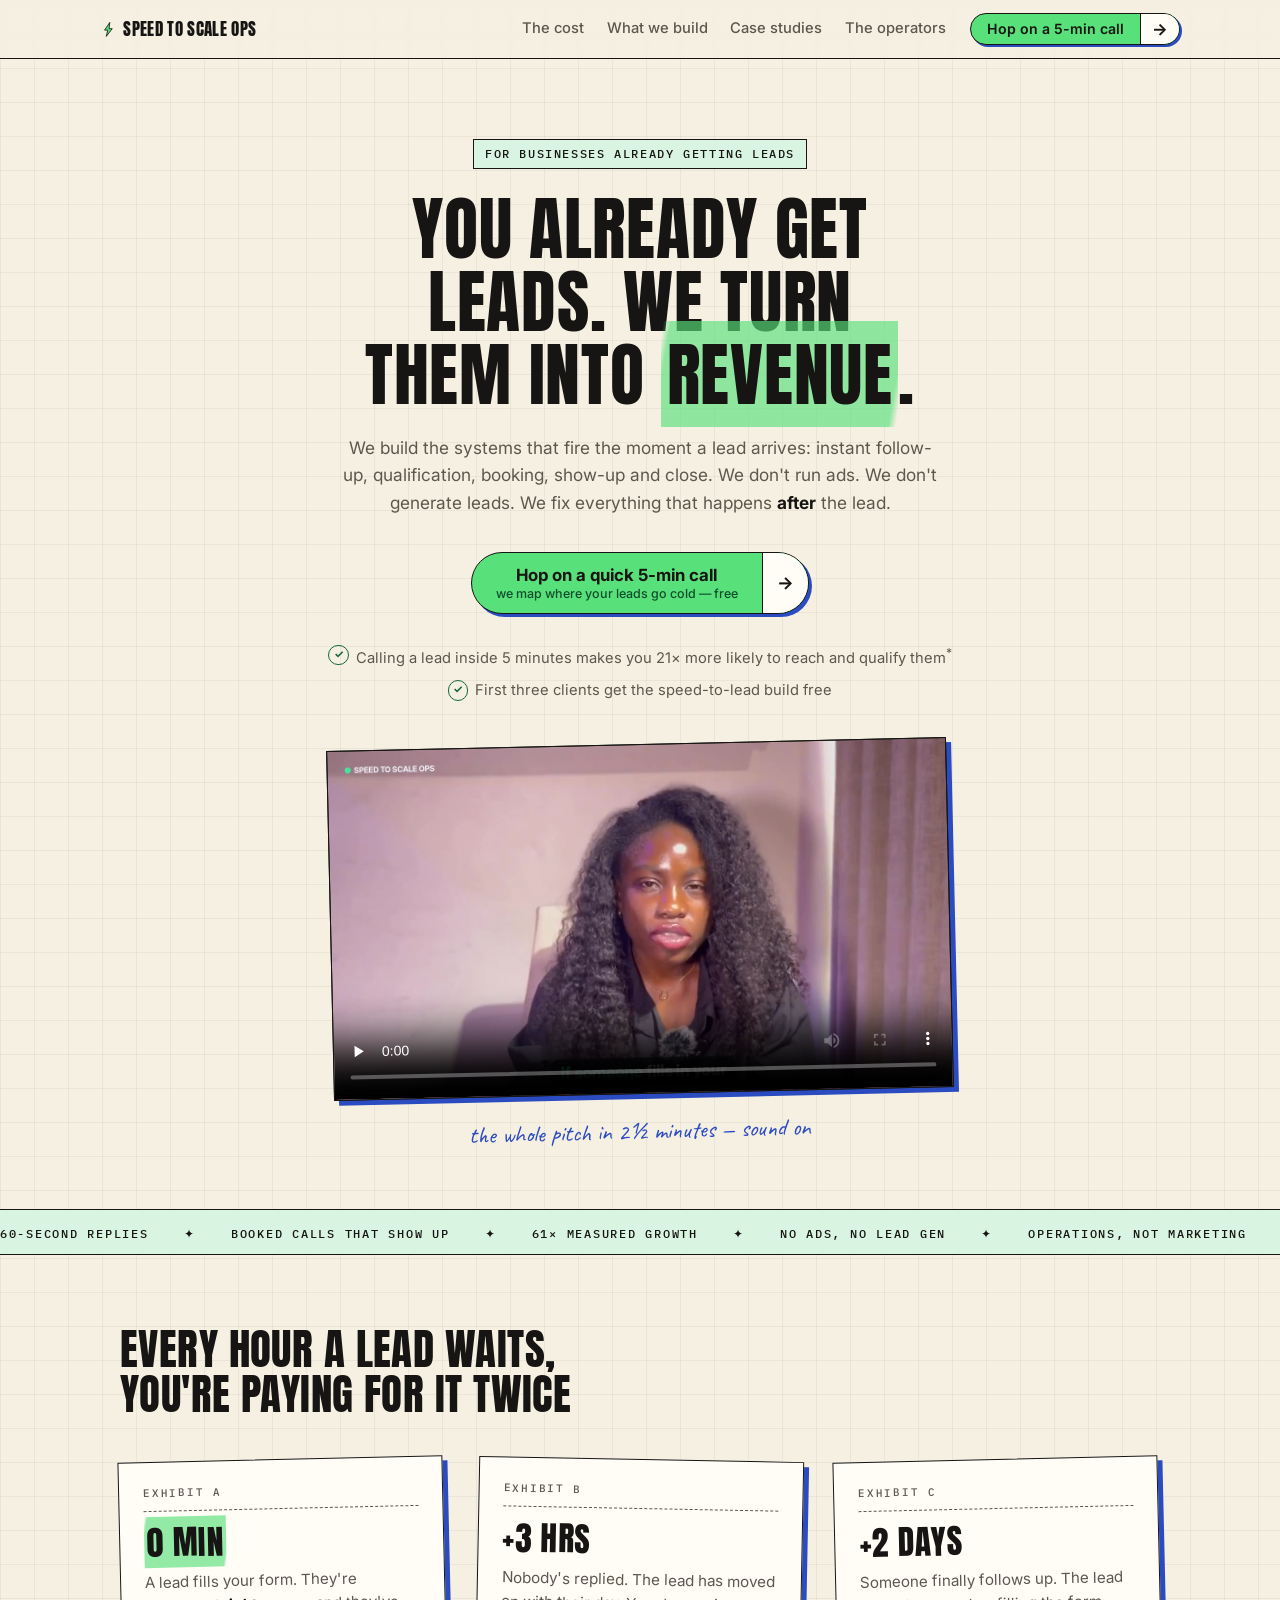
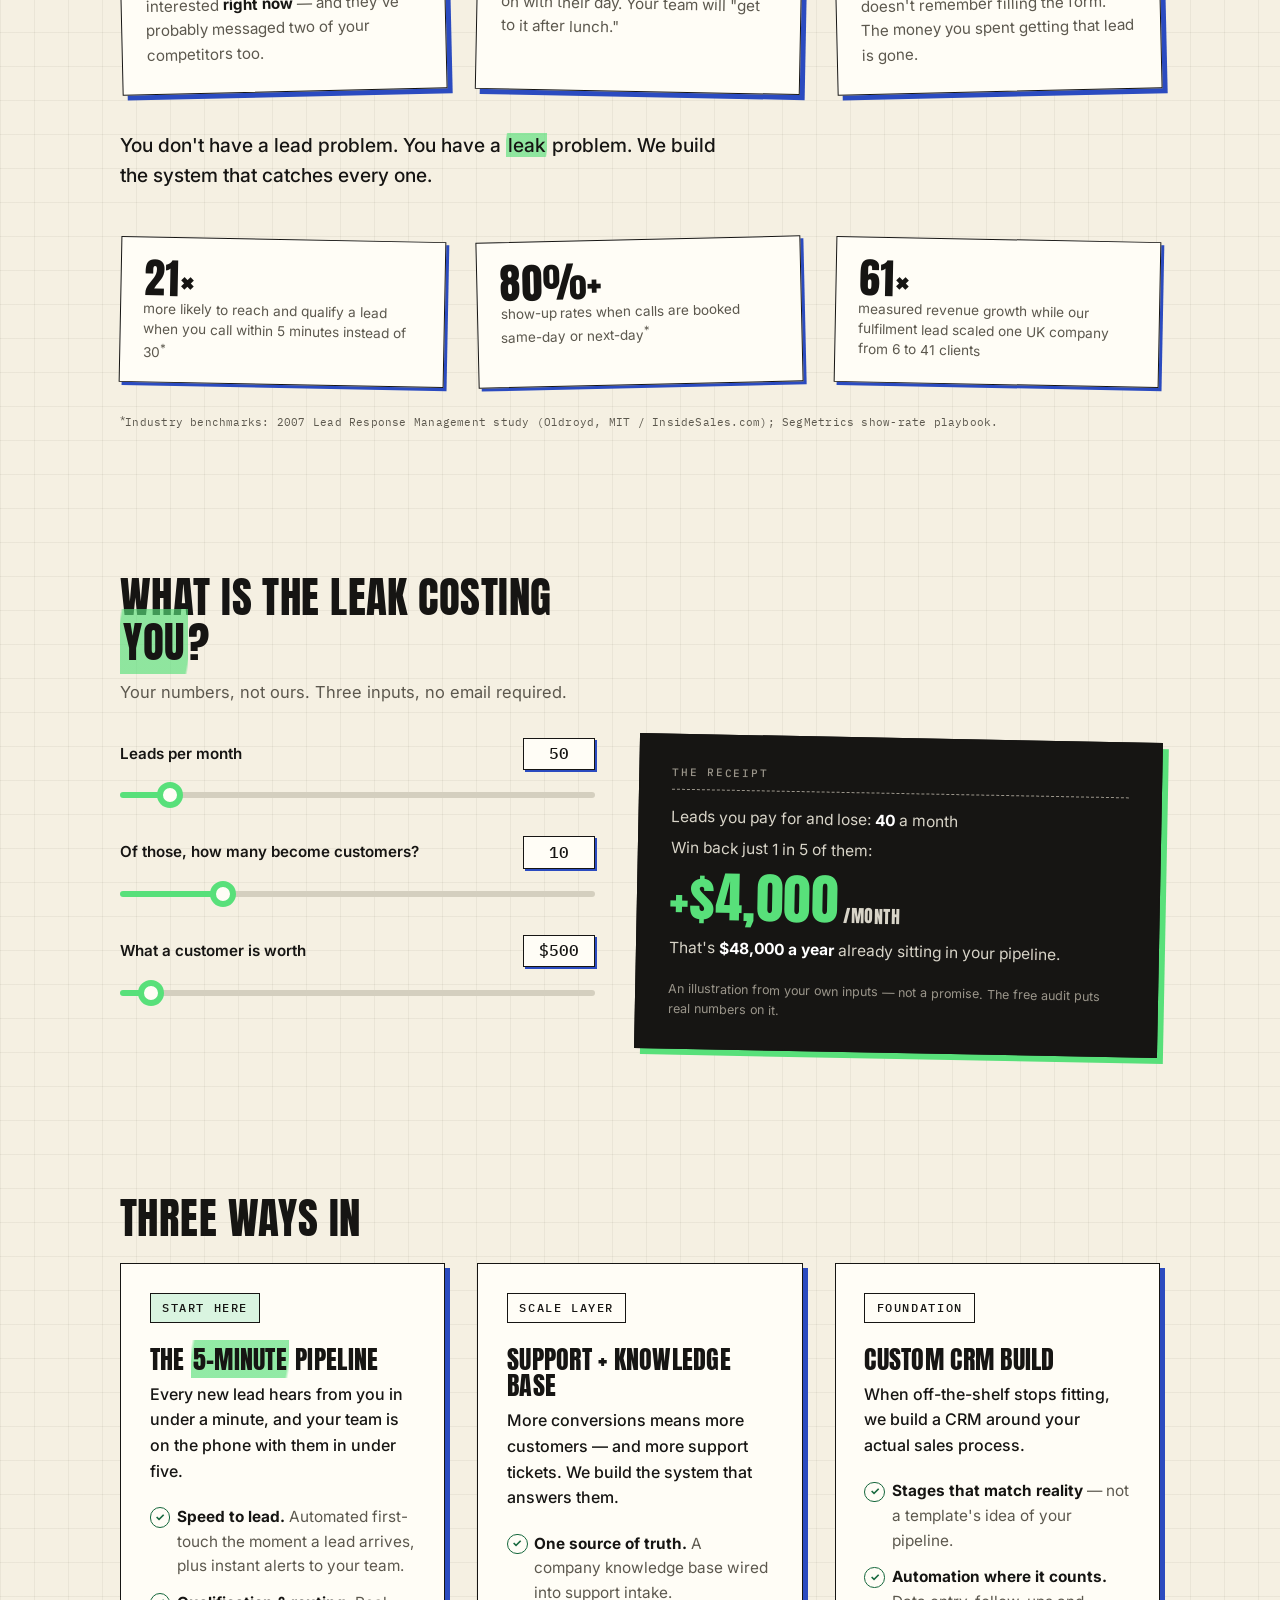
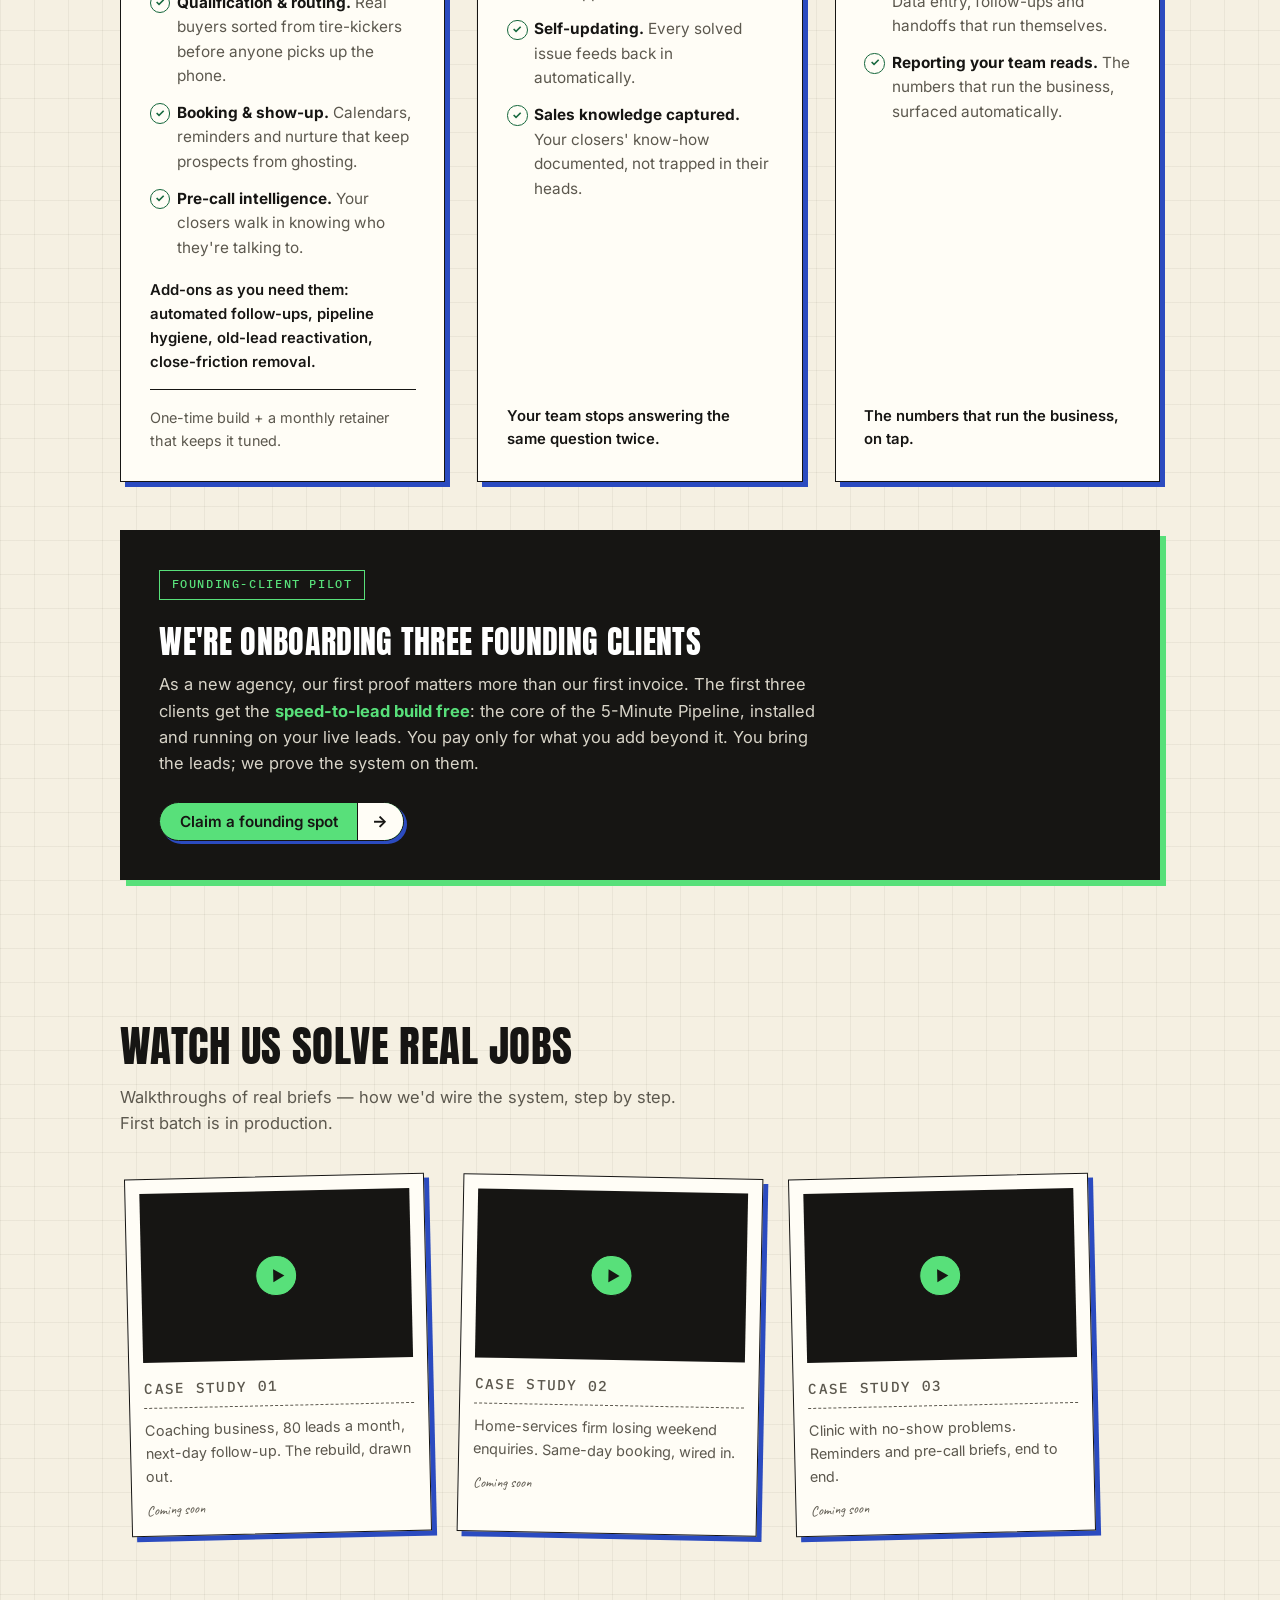
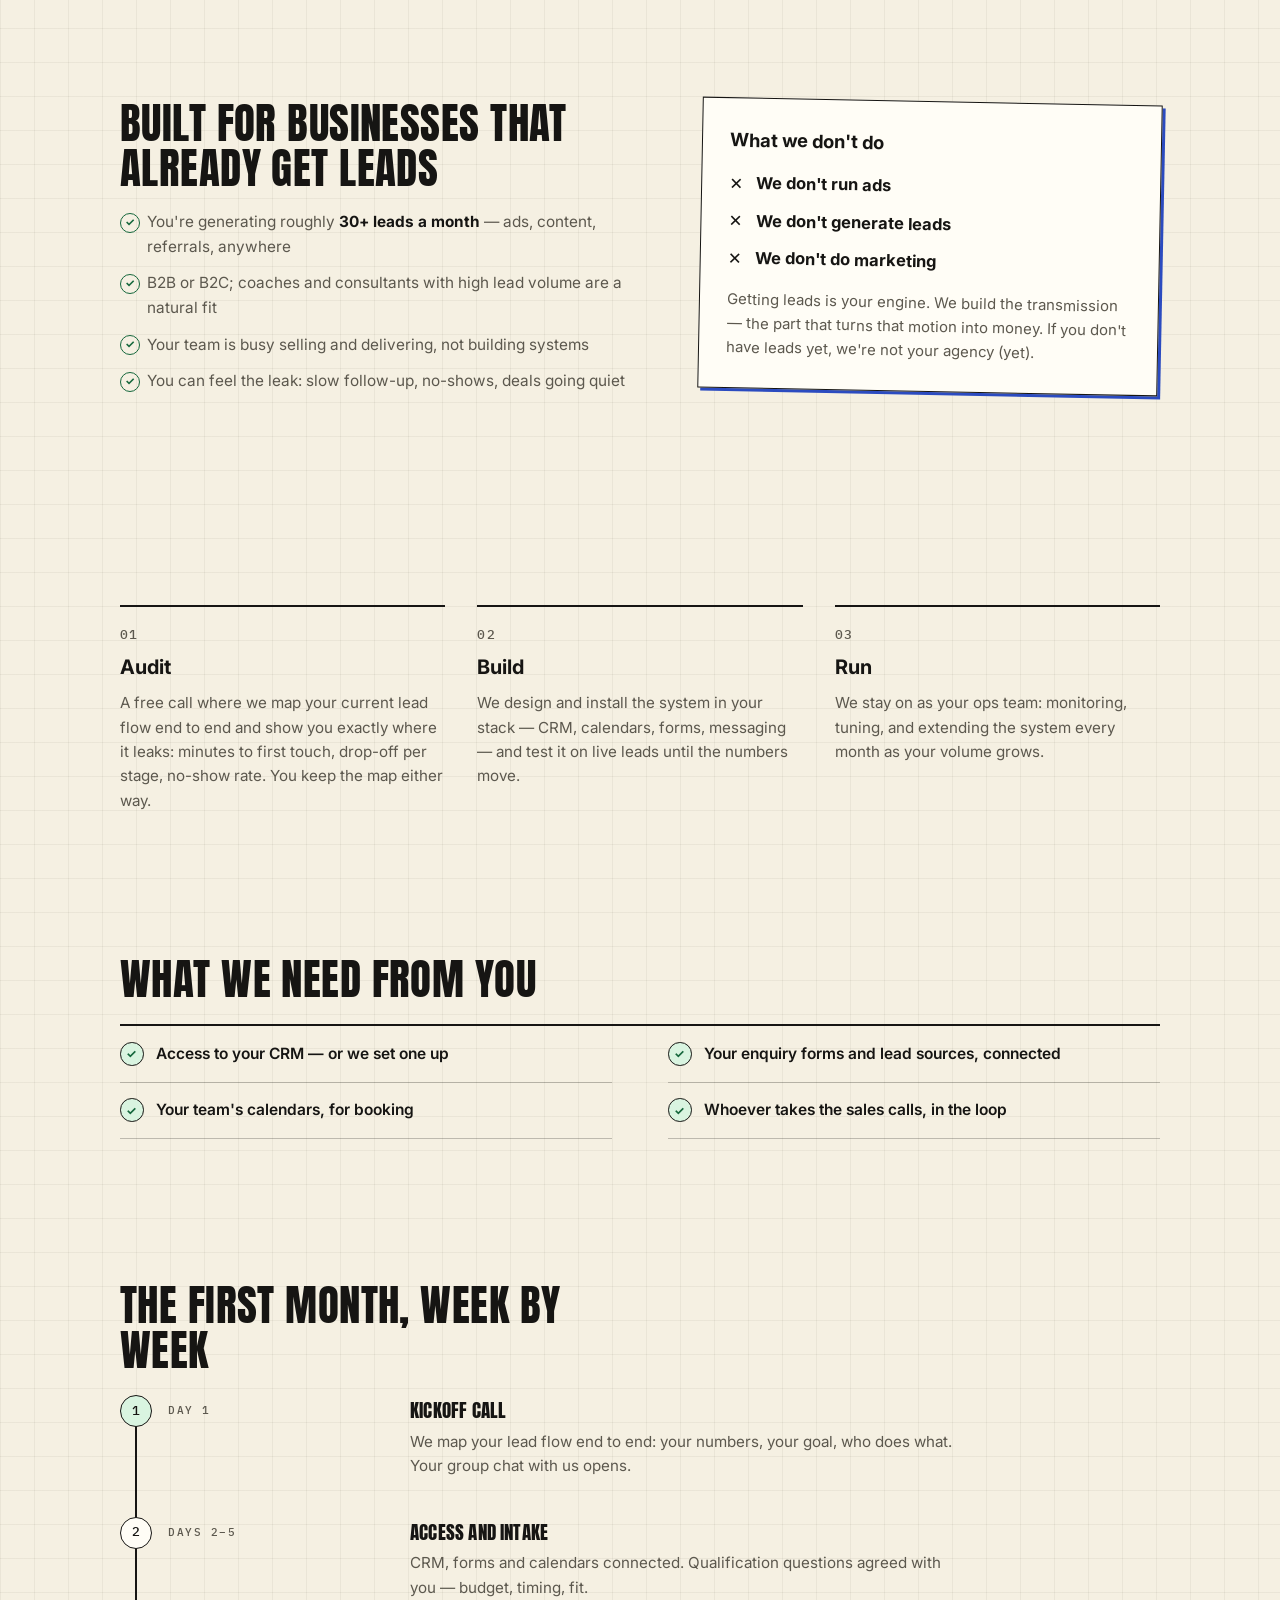
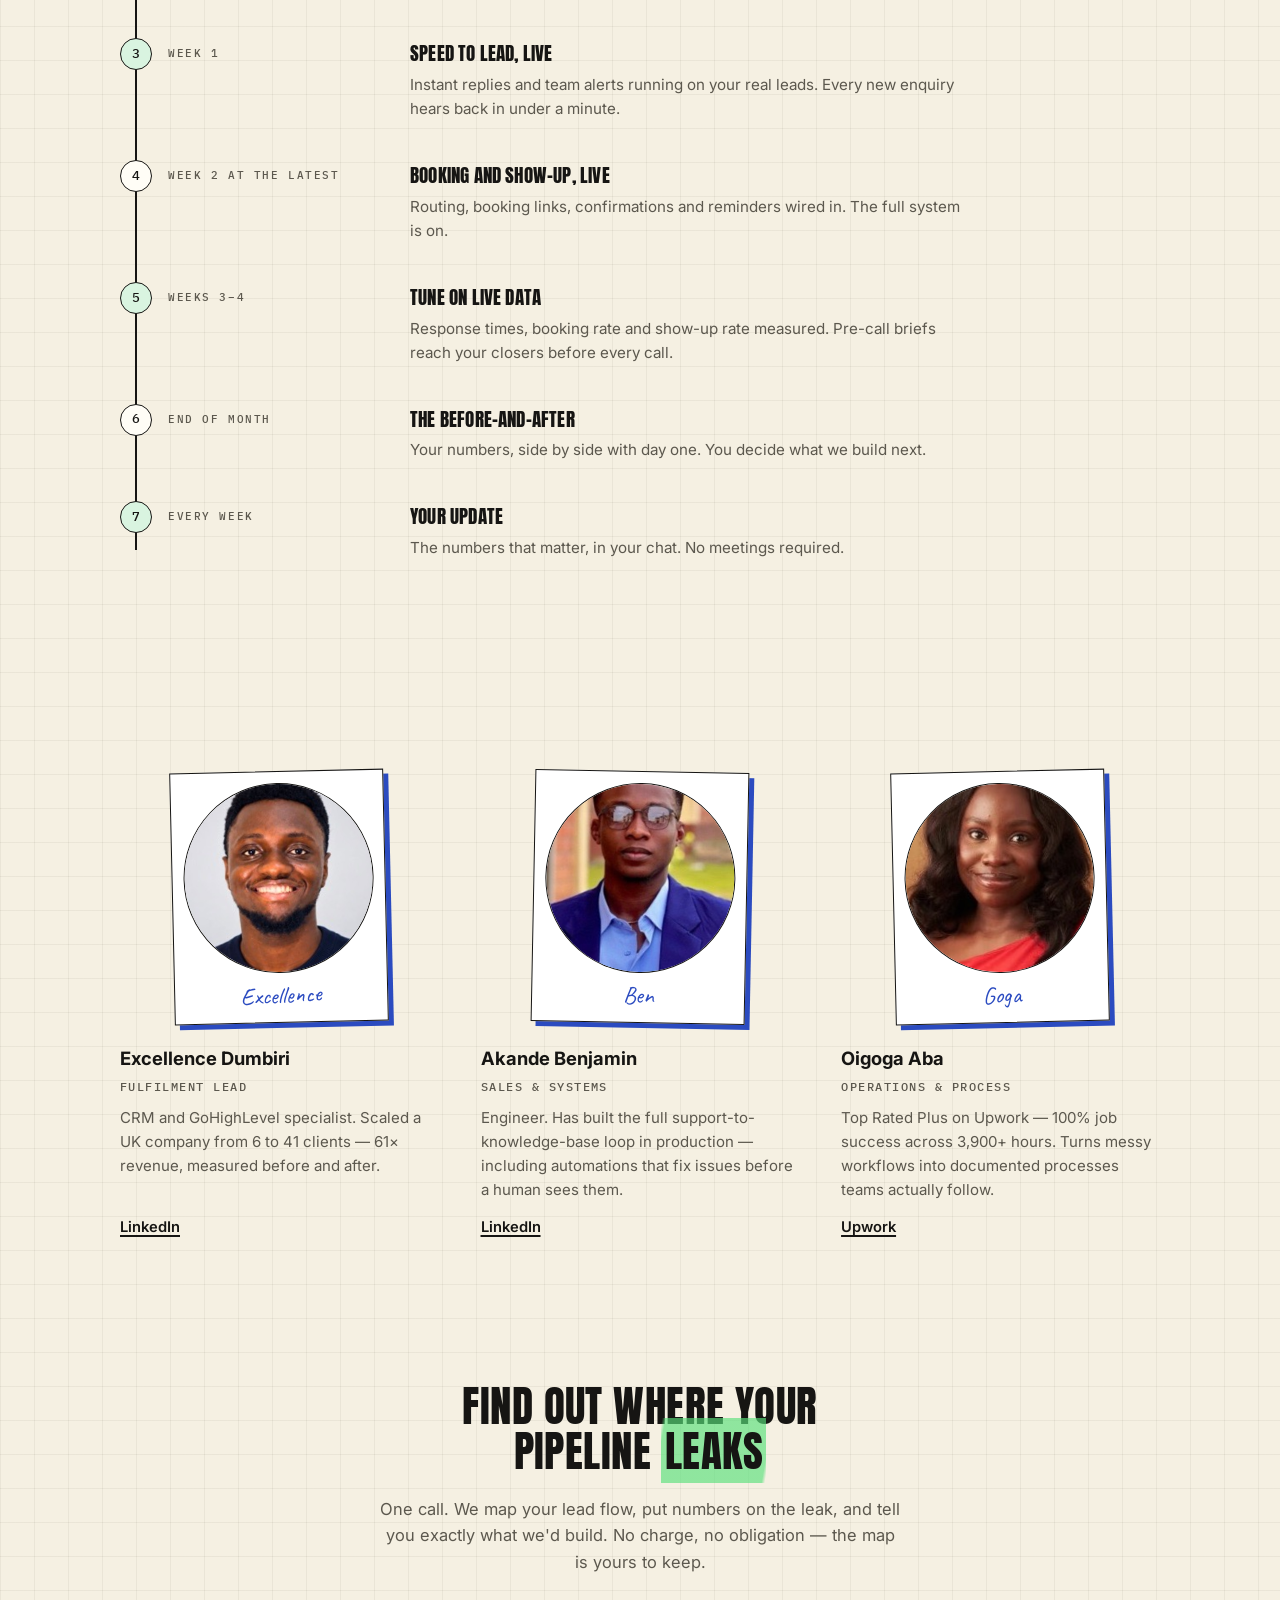
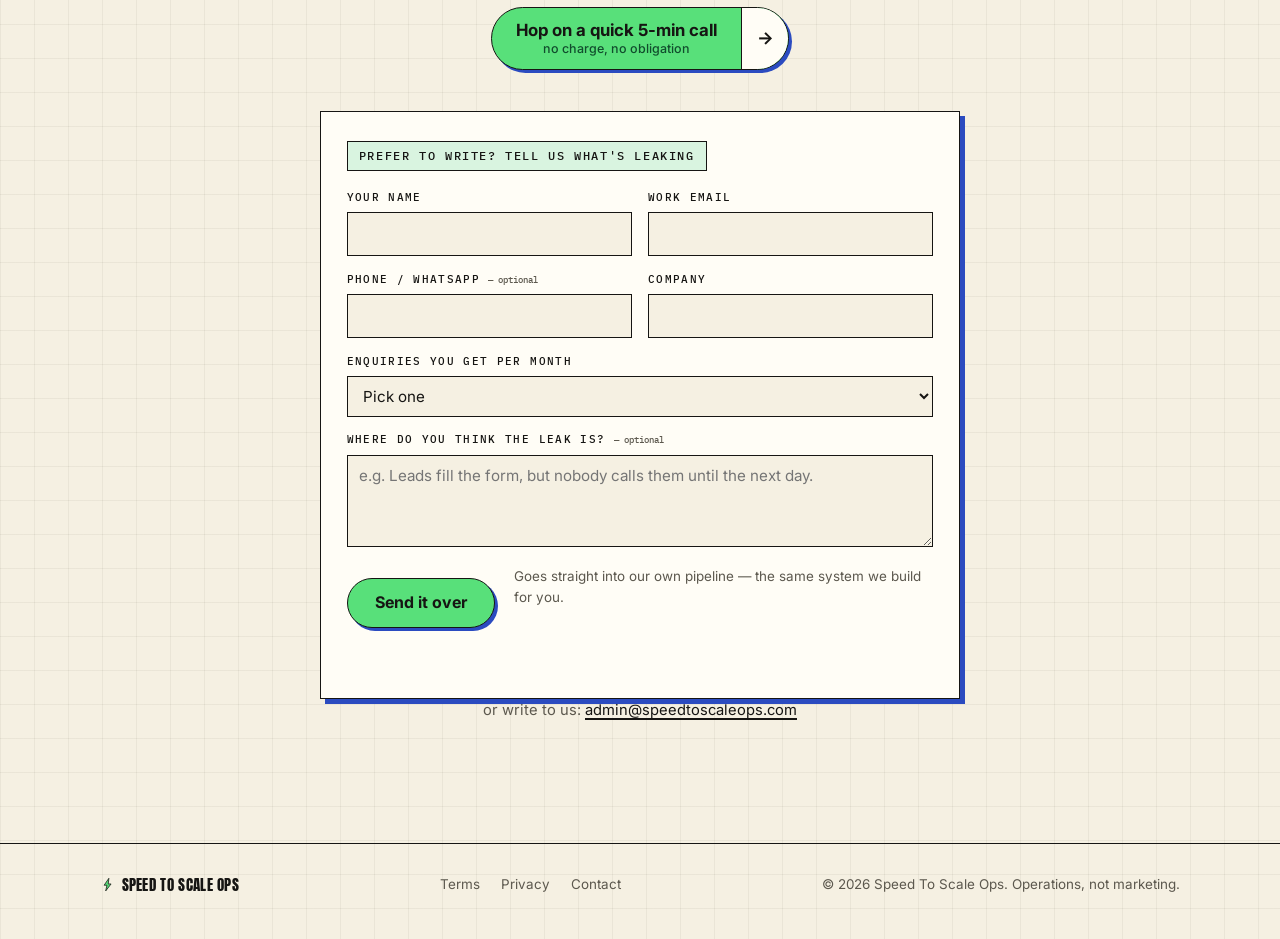
<file: index.html>
<!doctype html>
<html lang="en">
<head>
  <meta charset="utf-8">
  <meta name="viewport" content="width=device-width, initial-scale=1">
  <title>Speed To Scale Ops — We turn the leads you already get into revenue</title>
  <meta name="description" content="Speed To Scale Ops is an operations agency. We build the systems that fire the moment a lead arrives — instant follow-up, qualification, booking, show-up and close. No ads, no lead gen. Just conversion.">
  <meta property="og:title" content="Speed To Scale Ops">
  <meta property="og:description" content="You already get leads. We make sure they turn into revenue.">
  <meta property="og:type" content="website">
  <link rel="icon" href="favicon.svg" type="image/svg+xml">
  <link rel="preconnect" href="https://fonts.googleapis.com">
  <link rel="preconnect" href="https://fonts.gstatic.com" crossorigin>
  <link href="https://fonts.googleapis.com/css2?family=Anton&family=Caveat:wght@600&family=IBM+Plex+Mono:wght@400;500&family=Inter:wght@400;500;600;700&display=swap" rel="stylesheet">
  <link rel="stylesheet" href="css/style.css?v=7">
</head>
<body>

<header class="nav">
  <a class="wordmark" href="#top"><svg class="bolt" viewBox="0 0 24 24" aria-hidden="true"><path d="M14 2 6.5 13h4.5L9 22l8.5-11H13l1-9z"/></svg>Speed to Scale Ops</a>
  <nav class="nav-links">
    <a href="#calc">The cost</a>
    <a href="#services">What we build</a>
    <a href="#cases">Case studies</a>
    <a href="#team">The operators</a>
  </nav>
  <a class="pill pill-small" href="https://calendar.app.google/YjVYmjU3zbw4j65b9" target="_blank" rel="noopener">
    <span class="pill-main">Hop on a 5-min call</span><span class="pill-arrow">&rarr;</span>
  </a>
</header>

<main id="top">

  <!-- HERO -->
  <section class="hero">
    <p class="chip">For businesses already getting leads</p>
    <h1>You already get leads. We turn them into <span class="hl">revenue</span>.</h1>
    <p class="lede">
      We build the systems that fire the moment a lead arrives: instant follow-up,
      qualification, booking, show-up and close. We don't run ads. We don't generate leads.
      We fix everything that happens <strong>after</strong> the lead.
    </p>
    <a class="pill pill-big" href="https://calendar.app.google/YjVYmjU3zbw4j65b9" target="_blank" rel="noopener">
      <span class="pill-main"><strong>Hop on a quick 5-min call</strong><small>we map where your leads go cold — free</small></span>
      <span class="pill-arrow">&rarr;</span>
    </a>
    <ul class="facts">
      <li>Calling a lead inside 5 minutes makes you 21&times; more likely to reach and qualify them<sup>*</sup></li>
      <li>First three clients get the speed-to-lead build free</li>
    </ul>

    <div class="video-ph tilt-l">
      <video controls preload="none" playsinline poster="media/pitch-poster.jpg"
             style="width:100%;height:100%;display:block;object-fit:cover;"
             aria-label="Speed To Scale Ops pitch video">
        <source src="media/pitch.mp4" type="video/mp4">
      </video>
    </div>
    <p class="scribble video-scribble">the whole pitch in 2&frac12; minutes — sound on</p>
  </section>

  <!-- TICKER -->
  <div class="ticker" aria-hidden="true">
    <div class="ticker-track">
      <span>60-second replies</span><span>&#10022;</span>
      <span>booked calls that show up</span><span>&#10022;</span>
      <span>61&times; measured growth</span><span>&#10022;</span>
      <span>no ads, no lead gen</span><span>&#10022;</span>
      <span>operations, not marketing</span><span>&#10022;</span>
      <span>60-second replies</span><span>&#10022;</span>
      <span>booked calls that show up</span><span>&#10022;</span>
      <span>61&times; measured growth</span><span>&#10022;</span>
      <span>no ads, no lead gen</span><span>&#10022;</span>
      <span>operations, not marketing</span><span>&#10022;</span>
    </div>
  </div>

  <!-- LEAK -->
  <section class="leak">
    <h2>Every hour a lead waits, you're paying for it twice</h2>
    <div class="exhibits">
      <article class="exhibit tilt-l">
        <p class="ex-label">Exhibit A</p>
        <p class="ex-big"><span class="hl">0 min</span></p>
        <p>A lead fills your form. They're interested <strong>right now</strong> — and they've probably messaged two of your competitors too.</p>
      </article>
      <article class="exhibit tilt-r">
        <p class="ex-label">Exhibit B</p>
        <p class="ex-big">+3 hrs</p>
        <p>Nobody's replied. The lead has moved on with their day. Your team will "get to it after lunch."</p>
      </article>
      <article class="exhibit tilt-l">
        <p class="ex-label">Exhibit C</p>
        <p class="ex-big">+2 days</p>
        <p>Someone finally follows up. The lead doesn't remember filling the form. The money you spent getting that lead is gone.</p>
      </article>
    </div>
    <p class="leak-close">You don't have a lead problem. You have a <span class="hl">leak</span> problem. We build the system that catches every one.</p>

    <div class="stats">
      <div class="stat tilt-r">
        <p class="stat-big">21&times;</p>
        <p class="stat-cap">more likely to reach and qualify a lead when you call within 5 minutes instead of 30<sup>*</sup></p>
      </div>
      <div class="stat tilt-l">
        <p class="stat-big">80%+</p>
        <p class="stat-cap">show-up rates when calls are booked same-day or next-day<sup>*</sup></p>
      </div>
      <div class="stat tilt-r">
        <p class="stat-big">61&times;</p>
        <p class="stat-cap">measured revenue growth while our fulfilment lead scaled one UK company from 6 to 41 clients</p>
      </div>
    </div>
    <p class="footnote"><sup>*</sup>Industry benchmarks: 2007 Lead Response Management study (Oldroyd, MIT / InsideSales.com); SegMetrics show-rate playbook.</p>
  </section>

  <!-- CALCULATOR -->
  <section id="calc" class="calc-sec">
    <h2>What is the leak costing <span class="hl">you</span>?</h2>
    <p class="calc-lede">Your numbers, not ours. Three inputs, no email required.</p>
    <div class="calc">
      <div class="calc-inputs">
        <label>
          <span class="lbl-row">Leads per month <output id="o-leads">50</output></span>
          <input id="c-leads" type="range" min="10" max="500" step="5" value="50">
        </label>
        <label>
          <span class="lbl-row">Of those, how many become customers? <output id="o-close">10</output></span>
          <input id="c-close" type="range" min="0" max="50" step="1" value="10">
        </label>
        <label>
          <span class="lbl-row">What a customer is worth <output id="o-value">$500</output></span>
          <input id="c-value" type="range" min="100" max="10000" step="100" value="500">
        </label>
      </div>
      <div class="calc-result tilt-r">
        <p class="ex-label">The receipt</p>
        <p class="calc-line">Leads you pay for and lose: <strong id="r-lost">40</strong> a month</p>
        <p class="calc-line">Win back just 1 in 5 of them:</p>
        <p class="calc-big">+$<span id="r-month">4,000</span><span class="calc-unit">/month</span></p>
        <p class="calc-line">That's <strong>$<span id="r-year">48,000</span> a year</strong> already sitting in your pipeline.</p>
        <p class="calc-note">An illustration from your own inputs — not a promise. The free audit puts real numbers on it.</p>
      </div>
    </div>
  </section>

  <!-- SERVICES -->
  <section id="services" class="services">
    <h2>Three ways in</h2>
    <div class="offers3">
      <article class="offer">
        <p class="chip">Start here</p>
        <h3>The <span class="hl">5-Minute</span> Pipeline</h3>
        <p class="punch">Every new lead hears from you in under a minute, and your team is on the phone with them in under five.</p>
        <ul class="ticks">
          <li><strong>Speed to lead.</strong> Automated first-touch the moment a lead arrives, plus instant alerts to your team.</li>
          <li><strong>Qualification &amp; routing.</strong> Real buyers sorted from tire-kickers before anyone picks up the phone.</li>
          <li><strong>Booking &amp; show-up.</strong> Calendars, reminders and nurture that keep prospects from ghosting.</li>
          <li><strong>Pre-call intelligence.</strong> Your closers walk in knowing who they're talking to.</li>
        </ul>
        <p class="offer-note">Add-ons as you need them: automated follow-ups, pipeline hygiene, old-lead reactivation, close-friction removal.</p>
        <p class="model">One-time build + a monthly retainer that keeps it tuned.</p>
      </article>
      <article class="offer">
        <p class="chip chip-plain">Scale layer</p>
        <h3>Support + Knowledge Base</h3>
        <p class="punch">More conversions means more customers — and more support tickets. We build the system that answers them.</p>
        <ul class="ticks">
          <li><strong>One source of truth.</strong> A company knowledge base wired into support intake.</li>
          <li><strong>Self-updating.</strong> Every solved issue feeds back in automatically.</li>
          <li><strong>Sales knowledge captured.</strong> Your closers' know-how documented, not trapped in their heads.</li>
        </ul>
        <p class="offer-note">Your team stops answering the same question twice.</p>
      </article>
      <article class="offer">
        <p class="chip chip-plain">Foundation</p>
        <h3>Custom CRM Build</h3>
        <p class="punch">When off-the-shelf stops fitting, we build a CRM around your actual sales process.</p>
        <ul class="ticks">
          <li><strong>Stages that match reality</strong> — not a template's idea of your pipeline.</li>
          <li><strong>Automation where it counts.</strong> Data entry, follow-ups and handoffs that run themselves.</li>
          <li><strong>Reporting your team reads.</strong> The numbers that run the business, surfaced automatically.</li>
        </ul>
        <p class="offer-note">The numbers that run the business, on tap.</p>
      </article>
    </div>

    <aside class="pilot">
      <p class="chip chip-dark">Founding-client pilot</p>
      <h3>We're onboarding three founding clients</h3>
      <p>As a new agency, our first proof matters more than our first invoice. The first three clients get the <strong>speed-to-lead build free</strong>: the core of the 5-Minute Pipeline, installed and running on your live leads. You pay only for what you add beyond it. You bring the leads; we prove the system on them.</p>
      <a class="pill" href="https://calendar.app.google/YjVYmjU3zbw4j65b9" target="_blank" rel="noopener">
        <span class="pill-main">Claim a founding spot</span><span class="pill-arrow">&rarr;</span>
      </a>
    </aside>
  </section>

  <!-- CASE STUDIES -->
  <section id="cases" class="cases">
    <h2>Watch us solve real jobs</h2>
    <p class="cases-lede">Walkthroughs of real briefs — how we'd wire the system, step by step. First batch is in production.</p>
    <div class="carousel" tabindex="0">
      <article class="cs-card tilt-l">
        <div class="cs-frame"><span class="play">&#9654;</span></div>
        <p class="ex-label">Case study 01</p>
        <p>Coaching business, 80 leads a month, next-day follow-up. The rebuild, drawn out.</p>
        <p class="cs-soon">Coming soon</p>
      </article>
      <article class="cs-card tilt-r">
        <div class="cs-frame"><span class="play">&#9654;</span></div>
        <p class="ex-label">Case study 02</p>
        <p>Home-services firm losing weekend enquiries. Same-day booking, wired in.</p>
        <p class="cs-soon">Coming soon</p>
      </article>
      <article class="cs-card tilt-l">
        <div class="cs-frame"><span class="play">&#9654;</span></div>
        <p class="ex-label">Case study 03</p>
        <p>Clinic with no-show problems. Reminders and pre-call briefs, end to end.</p>
        <p class="cs-soon">Coming soon</p>
      </article>
    </div>
  </section>

  <!-- FIT -->
  <section id="fit" class="fit-sec">
    <div class="fit">
      <div class="fit-col">
        <h2>Built for businesses that already get leads</h2>
        <ul class="ticks">
          <li>You're generating roughly <strong>30+ leads a month</strong> — ads, content, referrals, anywhere</li>
          <li>B2B or B2C; coaches and consultants with high lead volume are a natural fit</li>
          <li>Your team is busy selling and delivering, not building systems</li>
          <li>You can feel the leak: slow follow-up, no-shows, deals going quiet</li>
        </ul>
      </div>
      <div class="fit-col fit-not tilt-r">
        <h3>What we don't do</h3>
        <ul class="crosses">
          <li>We don't run ads</li>
          <li>We don't generate leads</li>
          <li>We don't do marketing</li>
        </ul>
        <p>Getting leads is your engine. We build the transmission — the part that turns that motion into money. If you don't have leads yet, we're not your agency (yet).</p>
      </div>
    </div>
  </section>

  <!-- HOW -->
  <section id="how" class="how">
    <h2>How it works</h2>
    <ol class="steps">
      <li>
        <h3>Audit</h3>
        <p>A free call where we map your current lead flow end to end and show you exactly where it leaks: minutes to first touch, drop-off per stage, no-show rate. You keep the map either way.</p>
      </li>
      <li>
        <h3>Build</h3>
        <p>We design and install the system in your stack — CRM, calendars, forms, messaging — and test it on live leads until the numbers move.</p>
      </li>
      <li>
        <h3>Run</h3>
        <p>We stay on as your ops team: monitoring, tuning, and extending the system every month as your volume grows.</p>
      </li>
    </ol>
  </section>

  <!-- WHAT WE NEED -->
  <section id="bring" class="bring">
    <h2>What we need from you</h2>
    <ul class="need-list">
      <li>Access to your CRM — or we set one up</li>
      <li>Your enquiry forms and lead sources, connected</li>
      <li>Your team's calendars, for booking</li>
      <li>Whoever takes the sales calls, in the loop</li>
    </ul>
  </section>

  <!-- FIRST MONTH -->
  <section id="month" class="month-sec">
    <h2>The first month, week by week</h2>
    <ol class="month">
      <li>
        <div class="m-left"><span class="m-num">1</span><span class="m-when">Day 1</span></div>
        <div class="m-right">
          <h3>Kickoff call</h3>
          <p>We map your lead flow end to end: your numbers, your goal, who does what. Your group chat with us opens.</p>
        </div>
      </li>
      <li>
        <div class="m-left"><span class="m-num">2</span><span class="m-when">Days 2&ndash;5</span></div>
        <div class="m-right">
          <h3>Access and intake</h3>
          <p>CRM, forms and calendars connected. Qualification questions agreed with you — budget, timing, fit.</p>
        </div>
      </li>
      <li>
        <div class="m-left"><span class="m-num">3</span><span class="m-when">Week 1</span></div>
        <div class="m-right">
          <h3>Speed to lead, live</h3>
          <p>Instant replies and team alerts running on your real leads. Every new enquiry hears back in under a minute.</p>
        </div>
      </li>
      <li>
        <div class="m-left"><span class="m-num">4</span><span class="m-when">Week 2 at the latest</span></div>
        <div class="m-right">
          <h3>Booking and show-up, live</h3>
          <p>Routing, booking links, confirmations and reminders wired in. The full system is on.</p>
        </div>
      </li>
      <li>
        <div class="m-left"><span class="m-num">5</span><span class="m-when">Weeks 3&ndash;4</span></div>
        <div class="m-right">
          <h3>Tune on live data</h3>
          <p>Response times, booking rate and show-up rate measured. Pre-call briefs reach your closers before every call.</p>
        </div>
      </li>
      <li>
        <div class="m-left"><span class="m-num">6</span><span class="m-when">End of month</span></div>
        <div class="m-right">
          <h3>The before-and-after</h3>
          <p>Your numbers, side by side with day one. You decide what we build next.</p>
        </div>
      </li>
      <li>
        <div class="m-left"><span class="m-num">7</span><span class="m-when">Every week</span></div>
        <div class="m-right">
          <h3>Your update</h3>
          <p>The numbers that matter, in your chat. No meetings required.</p>
        </div>
      </li>
    </ol>
  </section>

  <!-- TEAM -->
  <section id="team" class="team">
    <h2>The operators</h2>
    <div class="people">
      <article class="person">
        <div class="polaroid tilt-l">
          <img src="img/excellence.jpg" alt="Excellence Dumbiri" width="224" height="224" loading="lazy">
          <p class="scribble">Excellence</p>
        </div>
        <h3>Excellence Dumbiri</h3>
        <p class="role">Fulfilment lead</p>
        <p class="bio">CRM and GoHighLevel specialist. Scaled a UK company from 6 to 41 clients — 61&times; revenue, measured before and after.</p>
        <a class="profile-link" href="https://www.linkedin.com/in/excellencedumbiri/" target="_blank" rel="noopener">LinkedIn</a>
      </article>
      <article class="person">
        <div class="polaroid tilt-r">
          <img src="img/ben.jpg" alt="Akande Benjamin" width="224" height="224" loading="lazy">
          <p class="scribble">Ben</p>
        </div>
        <h3>Akande Benjamin</h3>
        <p class="role">Sales &amp; systems</p>
        <p class="bio">Engineer. Has built the full support-to-knowledge-base loop in production — including automations that fix issues before a human sees them.</p>
        <a class="profile-link" href="https://www.linkedin.com/in/benjamin-akande/" target="_blank" rel="noopener">LinkedIn</a>
      </article>
      <article class="person">
        <div class="polaroid tilt-l">
          <img src="img/goga.jpg" alt="Oigoga Aba" width="196" height="196" loading="lazy">
          <p class="scribble">Goga</p>
        </div>
        <h3>Oigoga Aba</h3>
        <p class="role">Operations &amp; process</p>
        <p class="bio">Top Rated Plus on Upwork — 100% job success across 3,900+ hours. Turns messy workflows into documented processes teams actually follow.</p>
        <a class="profile-link" href="https://www.upwork.com/freelancers/~01babe7e281f7982b6" target="_blank" rel="noopener">Upwork</a>
      </article>
    </div>
  </section>

  <!-- CTA -->
  <section class="cta">
    <h2>Find out where your pipeline <span class="hl">leaks</span></h2>
    <p>One call. We map your lead flow, put numbers on the leak, and tell you exactly what we'd build. No charge, no obligation — the map is yours to keep.</p>
    <a class="pill pill-big" href="https://calendar.app.google/YjVYmjU3zbw4j65b9" target="_blank" rel="noopener">
      <span class="pill-main"><strong>Hop on a quick 5-min call</strong><small>no charge, no obligation</small></span>
      <span class="pill-arrow">&rarr;</span>
    </a>
    <style>
      .lead-form { max-width: 640px; margin: 2.6rem auto 0; text-align: left; background: var(--card); border: 1.5px solid var(--ink); box-shadow: var(--shadow); padding: 1.8rem 1.6rem 1.6rem; }
      .lead-form .chip { margin-bottom: 1.1rem; }
      .lf-grid { display: grid; grid-template-columns: 1fr 1fr; gap: 0.9rem 1rem; }
      .lf-field { display: flex; flex-direction: column; gap: 0.35rem; }
      .lf-field.lf-full { grid-column: 1 / -1; }
      .lf-field label { font-family: "IBM Plex Mono", monospace; font-size: 0.7rem; font-weight: 500; text-transform: uppercase; letter-spacing: 0.12em; color: var(--ink); }
      .lf-field label small { text-transform: none; letter-spacing: 0; color: var(--dim); }
      .lf-field input, .lf-field select, .lf-field textarea {
        font: inherit; font-size: 0.95rem; color: var(--ink);
        background: var(--paper); border: 1.5px solid var(--ink); border-radius: 0;
        padding: 0.55rem 0.7rem; width: 100%;
      }
      .lf-field textarea { resize: vertical; min-height: 92px; }
      .lf-field input:focus-visible, .lf-field select:focus-visible, .lf-field textarea:focus-visible { outline: 2.5px solid var(--green-deep); outline-offset: 1px; }
      .lf-foot { display: flex; align-items: center; gap: 1rem; margin-top: 1.2rem; flex-wrap: wrap; }
      .lf-submit { display: inline-block; font: inherit; font-weight: 700; font-size: 1rem; cursor: pointer; background: var(--green); color: var(--ink); border: 1.5px solid var(--ink); border-radius: 999px; padding: 0.7rem 1.7rem; box-shadow: var(--shadow-sm); transition: translate 0.08s ease, box-shadow 0.08s ease; }
      .lf-submit:hover { translate: 2px 2px; box-shadow: 1px 1px 0 var(--scribble); }
      .lf-submit:focus-visible { outline: 2.5px solid var(--green-deep); outline-offset: 2px; }
      .lf-submit[disabled] { opacity: 0.6; cursor: wait; translate: none; }
      .lf-note { font-size: 0.84rem; color: var(--dim); margin: 0; }
      .lf-status { margin: 1rem 0 0; font-size: 0.95rem; }
      .lf-status.err { color: #a03022; }
      .lf-done { text-align: left; }
      .lf-done h3 { font-family: "Anton", "Arial Narrow", sans-serif; font-weight: 400; text-transform: uppercase; font-size: 1.5rem; margin-bottom: 0.6rem; }
      .lf-done p { max-width: none; margin: 0 0 0.4rem; }
      .lf-hp { position: absolute; left: -9999px; width: 1px; height: 1px; overflow: hidden; }
      @media (max-width: 580px) { .lf-grid { grid-template-columns: 1fr; } }
    </style>
    <form class="lead-form" id="lead-form" novalidate>
      <span class="chip">Prefer to write? Tell us what's leaking</span>
      <div class="lf-grid">
        <div class="lf-field">
          <label for="lf-name">Your name</label>
          <input id="lf-name" name="name" type="text" autocomplete="name" required>
        </div>
        <div class="lf-field">
          <label for="lf-email">Work email</label>
          <input id="lf-email" name="email" type="email" autocomplete="email" required>
        </div>
        <div class="lf-field">
          <label for="lf-phone">Phone / WhatsApp <small>— optional</small></label>
          <input id="lf-phone" name="phone" type="tel" autocomplete="tel">
        </div>
        <div class="lf-field">
          <label for="lf-company">Company</label>
          <input id="lf-company" name="company" type="text" autocomplete="organization">
        </div>
        <div class="lf-field lf-full">
          <label for="lf-leads">Enquiries you get per month</label>
          <select id="lf-leads" name="monthly_leads">
            <option value="" selected>Pick one</option>
            <option>Under 30</option>
            <option>30&ndash;100</option>
            <option>100&ndash;300</option>
            <option>300+</option>
            <option>No idea &mdash; that's the problem</option>
          </select>
        </div>
        <div class="lf-field lf-full">
          <label for="lf-message">Where do you think the leak is? <small>— optional</small></label>
          <textarea id="lf-message" name="message" placeholder="e.g. Leads fill the form, but nobody calls them until the next day."></textarea>
        </div>
      </div>
      <div class="lf-hp" aria-hidden="true">
        <label for="lf-website">Website</label>
        <input id="lf-website" name="website" type="text" tabindex="-1" autocomplete="off">
      </div>
      <div class="lf-foot">
        <button class="lf-submit" type="submit">Send it over</button>
        <p class="lf-note">Goes straight into our own pipeline &mdash; the same system we build for you.</p>
      </div>
      <p class="lf-status" id="lf-status" role="status" aria-live="polite"></p>
    </form>
    <p class="cta-alt">or write to us: <a href="mailto:admin@speedtoscaleops.com">admin@speedtoscaleops.com</a></p>
  </section>

</main>

<footer class="footer">
  <span class="foot-mark"><svg class="bolt" viewBox="0 0 24 24" aria-hidden="true"><path d="M14 2 6.5 13h4.5L9 22l8.5-11H13l1-9z"/></svg>Speed to Scale Ops</span>
  <nav class="foot-links">
    <a href="terms.html">Terms</a>
    <a href="privacy.html">Privacy</a>
    <a href="mailto:admin@speedtoscaleops.com">Contact</a>
  </nav>
  <p>&copy; 2026 Speed To Scale Ops. Operations, not marketing.</p>
</footer>

<script>
(function () {
  var leads = document.getElementById('c-leads');
  var close = document.getElementById('c-close');
  var value = document.getElementById('c-value');
  if (!leads) return;
  function fmt(n) { return Math.round(n).toLocaleString('en-US'); }
  function fill(el) {
    var min = Number(el.min) || 0, max = Number(el.max) || 100;
    var pct = max > min ? ((Number(el.value) - min) / (max - min)) * 100 : 0;
    el.style.setProperty('--fill', pct + '%');
  }
  function calc() {
    var L = Math.max(0, Number(leads.value) || 0);
    close.max = L;
    var C = Math.min(L, Math.max(0, Number(close.value) || 0));
    var V = Math.max(0, Number(value.value) || 0);
    var lost = L - C;
    var monthly = lost * 0.2 * V;
    document.getElementById('o-leads').textContent = fmt(L);
    document.getElementById('o-close').textContent = fmt(C);
    document.getElementById('o-value').textContent = '$' + fmt(V);
    document.getElementById('r-lost').textContent = fmt(lost);
    document.getElementById('r-month').textContent = fmt(monthly);
    document.getElementById('r-year').textContent = fmt(monthly * 12);
    fill(leads); fill(close); fill(value);
  }
  [leads, close, value].forEach(function (el) { el.addEventListener('input', calc); });
  calc();
})();

(function () {
  if (window.matchMedia('(prefers-reduced-motion: reduce)').matches || !('IntersectionObserver' in window)) return;

  var stamp = document.querySelectorAll('.exhibit, .stat, .cs-card, .polaroid, .fit-not');
  var rise = document.querySelectorAll('.offer, .pilot, .calc-result, .calc-inputs, .steps li, .person h3, main h2, .need-list li, .month li');
  function prep(nodes, cls) {
    nodes.forEach(function (el) {
      el.classList.add(cls);
      var sibs = el.parentElement ? Array.prototype.indexOf.call(el.parentElement.children, el) : 0;
      el.style.transitionDelay = Math.min(sibs, 5) * 80 + 'ms';
    });
  }
  prep(stamp, 'reveal-stamp');
  prep(rise, 'reveal');

  var io = new IntersectionObserver(function (entries) {
    entries.forEach(function (e) {
      if (e.isIntersecting) { e.target.classList.add('in'); io.unobserve(e.target); }
    });
  }, { rootMargin: '0px 0px -8% 0px', threshold: 0.1 });
  document.querySelectorAll('.reveal, .reveal-stamp').forEach(function (el) { io.observe(el); });

  var counted = new IntersectionObserver(function (entries) {
    entries.forEach(function (e) {
      if (!e.isIntersecting) return;
      counted.unobserve(e.target);
      var el = e.target;
      var m = el.textContent.match(/^(\d+)([\s\S]*)$/);
      if (!m) return;
      var target = Number(m[1]), rest = m[2], t0 = null;
      function tick(ts) {
        if (!t0) t0 = ts;
        var p = Math.min(1, (ts - t0) / 700);
        el.textContent = Math.round(target * (1 - Math.pow(1 - p, 3))) + rest;
        if (p < 1) requestAnimationFrame(tick);
      }
      requestAnimationFrame(tick);
    });
  }, { threshold: 0.4 });
  document.querySelectorAll('.stat-big').forEach(function (el) { counted.observe(el); });
})();

(function () {
  var form = document.getElementById('lead-form');
  if (!form) return;
  var status = document.getElementById('lf-status');
  var btn = form.querySelector('.lf-submit');
  var HOOK = 'https://services.leadconnectorhq.com/hooks/P3X8DgAMlH6oqrSA7OvR/webhook-trigger/d8bd94df-9e75-450f-b717-20cdba03fef5';

  function done() {
    form.innerHTML =
      '<div class="lf-done">' +
      '<span class="chip">Message received</span>' +
      '<h3>It’s in our pipeline</h3>' +
      '<p>Your note just went through the same system we build for clients — logged, tagged and routed before you finished reading this.</p>' +
      '<p>One of us — Ben, Excellence or Goga — will come back to you today.</p>' +
      '</div>';
  }

  form.addEventListener('submit', function (ev) {
    ev.preventDefault();
    status.textContent = '';
    status.classList.remove('err');
    if (!form.reportValidity()) return;
    if (form.website && form.website.value) { done(); return; }

    var name = form.name.value.trim().replace(/\s+/g, ' ');
    var first = name.split(' ')[0] || '';
    var last = name.split(' ').slice(1).join(' ');
    var payload = {
      first_name: first,
      last_name: last,
      email: form.email.value.trim(),
      phone: form.phone.value.trim(),
      company: form.company.value.trim(),
      monthly_leads: form.monthly_leads.value,
      message: form.message.value.trim(),
      source: 'speedtoscaleops.com website form'
    };

    btn.disabled = true;
    btn.textContent = 'Sending…';
    fetch(HOOK, {
      method: 'POST',
      headers: { 'Content-Type': 'application/json' },
      body: JSON.stringify(payload)
    }).then(function (res) {
      if (!res.ok) throw new Error('HTTP ' + res.status);
      done();
    }).catch(function () {
      btn.disabled = false;
      btn.textContent = 'Send it over';
      status.classList.add('err');
      status.textContent = 'That didn’t go through — please try again, or email admin@speedtoscaleops.com.';
    });
  });
})();
</script>

</body>
</html>
</file>
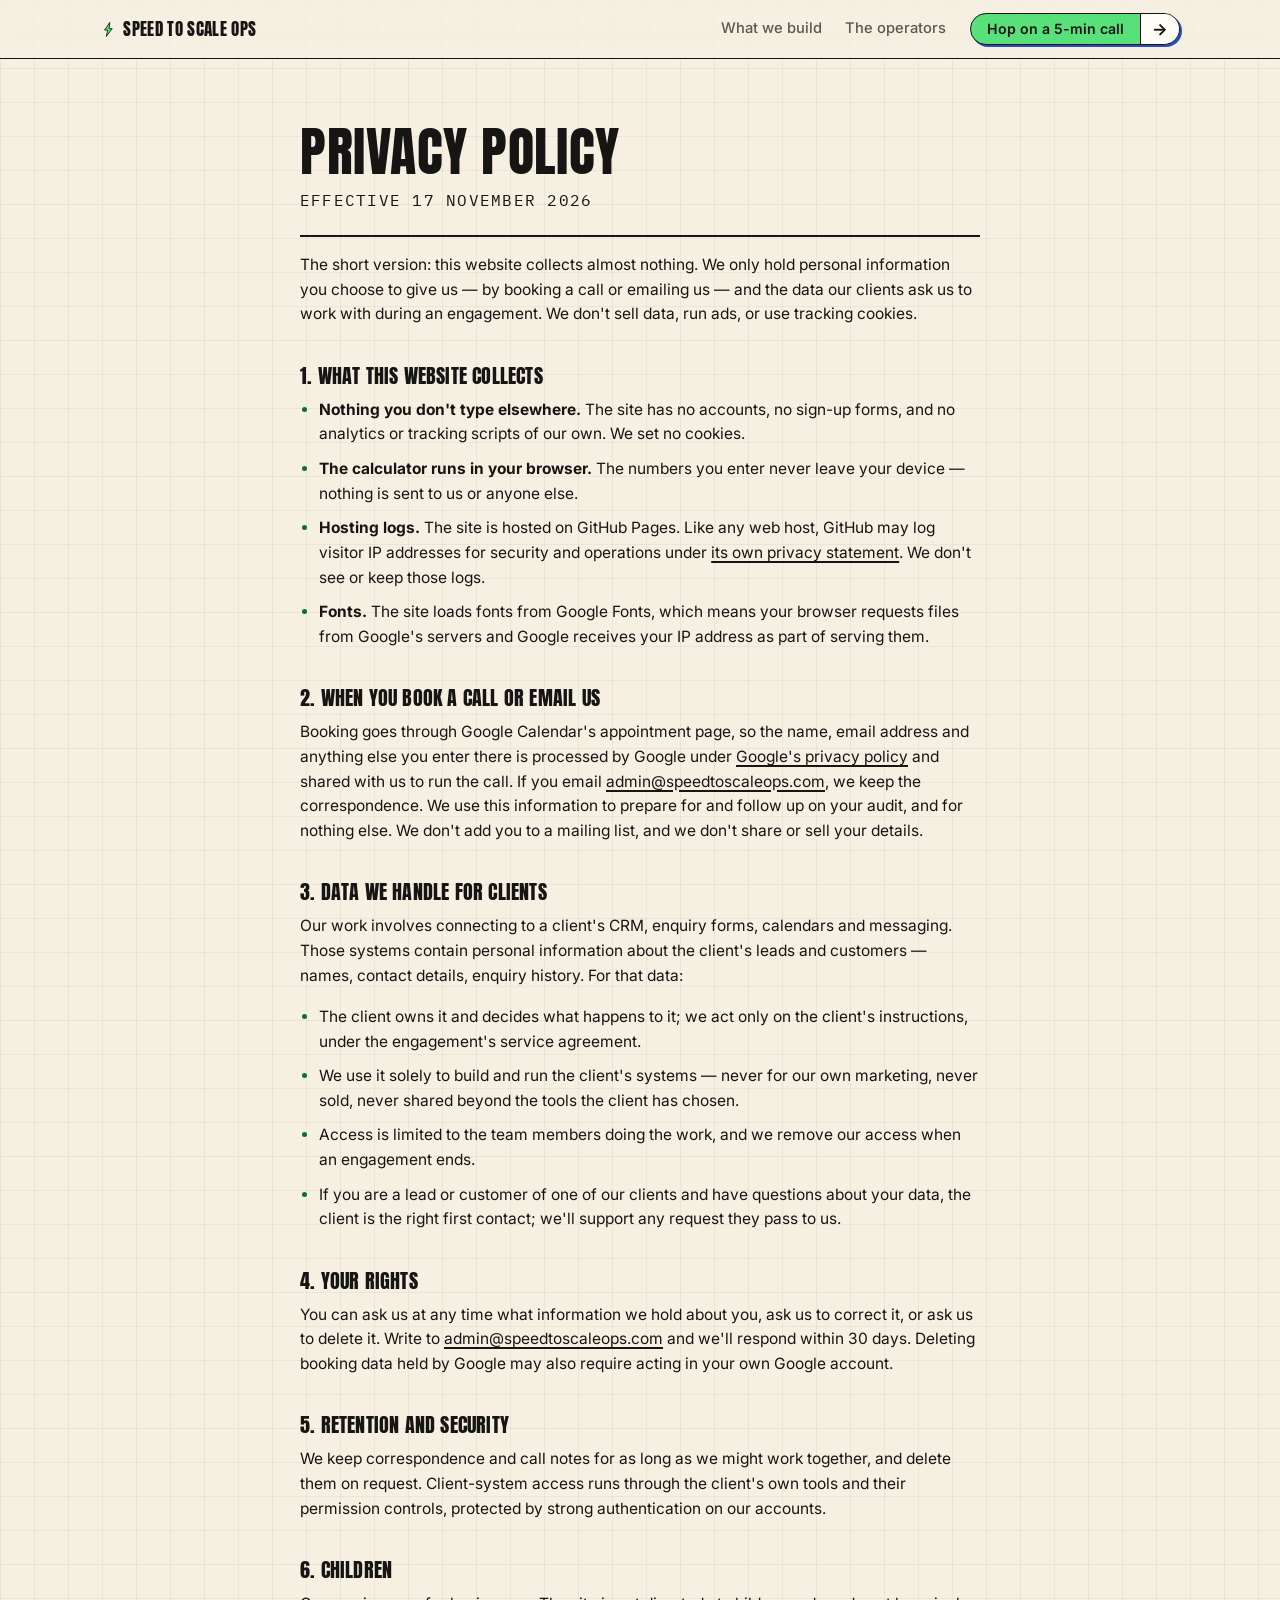
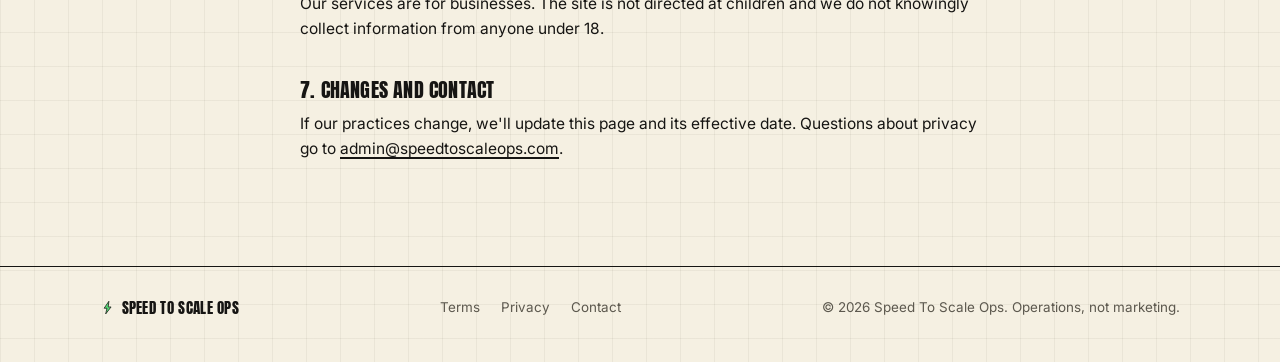
<file: privacy.html>
<!doctype html>
<html lang="en">
<head>
  <meta charset="utf-8">
  <meta name="viewport" content="width=device-width, initial-scale=1">
  <title>Privacy Policy — Speed To Scale Ops</title>
  <meta name="description" content="What Speed To Scale Ops collects, what we don't, and how we handle data during client engagements.">
  <meta name="robots" content="noindex">
  <link rel="icon" href="favicon.svg" type="image/svg+xml">
  <link rel="preconnect" href="https://fonts.googleapis.com">
  <link rel="preconnect" href="https://fonts.gstatic.com" crossorigin>
  <link href="https://fonts.googleapis.com/css2?family=Anton&family=IBM+Plex+Mono:wght@400;500&family=Inter:wght@400;500;600;700&display=swap" rel="stylesheet">
  <link rel="stylesheet" href="css/style.css?v=7">
</head>
<body>

<header class="nav">
  <a class="wordmark" href="index.html"><svg class="bolt" viewBox="0 0 24 24" aria-hidden="true"><path d="M14 2 6.5 13h4.5L9 22l8.5-11H13l1-9z"/></svg>Speed to Scale Ops</a>
  <nav class="nav-links">
    <a href="index.html#services">What we build</a>
    <a href="index.html#team">The operators</a>
  </nav>
  <a class="pill pill-small" href="https://calendar.app.google/YjVYmjU3zbw4j65b9" target="_blank" rel="noopener">
    <span class="pill-main">Hop on a 5-min call</span><span class="pill-arrow">&rarr;</span>
  </a>
</header>

<main>
  <article class="legal">
    <h1>Privacy Policy</h1>
    <p class="legal-date">Effective 17 November 2026</p>

    <p>The short version: this website collects almost nothing. We only hold personal
    information you choose to give us — by booking a call or emailing us — and the
    data our clients ask us to work with during an engagement. We don't sell data,
    run ads, or use tracking cookies.</p>

    <h2>1. What this website collects</h2>
    <ul>
      <li><strong>Nothing you don't type elsewhere.</strong> The site has no accounts,
      no sign-up forms, and no analytics or tracking scripts of our own. We set no
      cookies.</li>
      <li><strong>The calculator runs in your browser.</strong> The numbers you enter
      never leave your device — nothing is sent to us or anyone else.</li>
      <li><strong>Hosting logs.</strong> The site is hosted on GitHub Pages. Like any
      web host, GitHub may log visitor IP addresses for security and operations under
      <a href="https://docs.github.com/en/site-policy/privacy-policies/github-general-privacy-statement" target="_blank" rel="noopener">its own privacy statement</a>.
      We don't see or keep those logs.</li>
      <li><strong>Fonts.</strong> The site loads fonts from Google Fonts, which means
      your browser requests files from Google's servers and Google receives your IP
      address as part of serving them.</li>
    </ul>

    <h2>2. When you book a call or email us</h2>
    <p>Booking goes through Google Calendar's appointment page, so the name, email
    address and anything else you enter there is processed by Google under
    <a href="https://policies.google.com/privacy" target="_blank" rel="noopener">Google's privacy policy</a>
    and shared with us to run the call. If you email
    <a href="mailto:admin@speedtoscaleops.com">admin@speedtoscaleops.com</a>, we keep
    the correspondence. We use this information to prepare for and follow up on your
    audit, and for nothing else. We don't add you to a mailing list, and we don't
    share or sell your details.</p>

    <h2>3. Data we handle for clients</h2>
    <p>Our work involves connecting to a client's CRM, enquiry forms, calendars and
    messaging. Those systems contain personal information about the client's leads
    and customers — names, contact details, enquiry history. For that data:</p>
    <ul>
      <li>The client owns it and decides what happens to it; we act only on the
      client's instructions, under the engagement's service agreement.</li>
      <li>We use it solely to build and run the client's systems — never for our own
      marketing, never sold, never shared beyond the tools the client has chosen.</li>
      <li>Access is limited to the team members doing the work, and we remove our
      access when an engagement ends.</li>
      <li>If you are a lead or customer of one of our clients and have questions
      about your data, the client is the right first contact; we'll support any
      request they pass to us.</li>
    </ul>

    <h2>4. Your rights</h2>
    <p>You can ask us at any time what information we hold about you, ask us to
    correct it, or ask us to delete it. Write to
    <a href="mailto:admin@speedtoscaleops.com">admin@speedtoscaleops.com</a> and
    we'll respond within 30 days. Deleting booking data held by Google may also
    require acting in your own Google account.</p>

    <h2>5. Retention and security</h2>
    <p>We keep correspondence and call notes for as long as we might work together,
    and delete them on request. Client-system access runs through the client's own
    tools and their permission controls, protected by strong authentication on our
    accounts.</p>

    <h2>6. Children</h2>
    <p>Our services are for businesses. The site is not directed at children and we
    do not knowingly collect information from anyone under 18.</p>

    <h2>7. Changes and contact</h2>
    <p>If our practices change, we'll update this page and its effective date.
    Questions about privacy go to
    <a href="mailto:admin@speedtoscaleops.com">admin@speedtoscaleops.com</a>.</p>
  </article>
</main>

<footer class="footer">
  <span class="foot-mark"><svg class="bolt" viewBox="0 0 24 24" aria-hidden="true"><path d="M14 2 6.5 13h4.5L9 22l8.5-11H13l1-9z"/></svg>Speed to Scale Ops</span>
  <nav class="foot-links">
    <a href="terms.html">Terms</a>
    <a href="privacy.html">Privacy</a>
    <a href="mailto:admin@speedtoscaleops.com">Contact</a>
  </nav>
  <p>&copy; 2026 Speed To Scale Ops. Operations, not marketing.</p>
</footer>

</body>
</html>
</file>
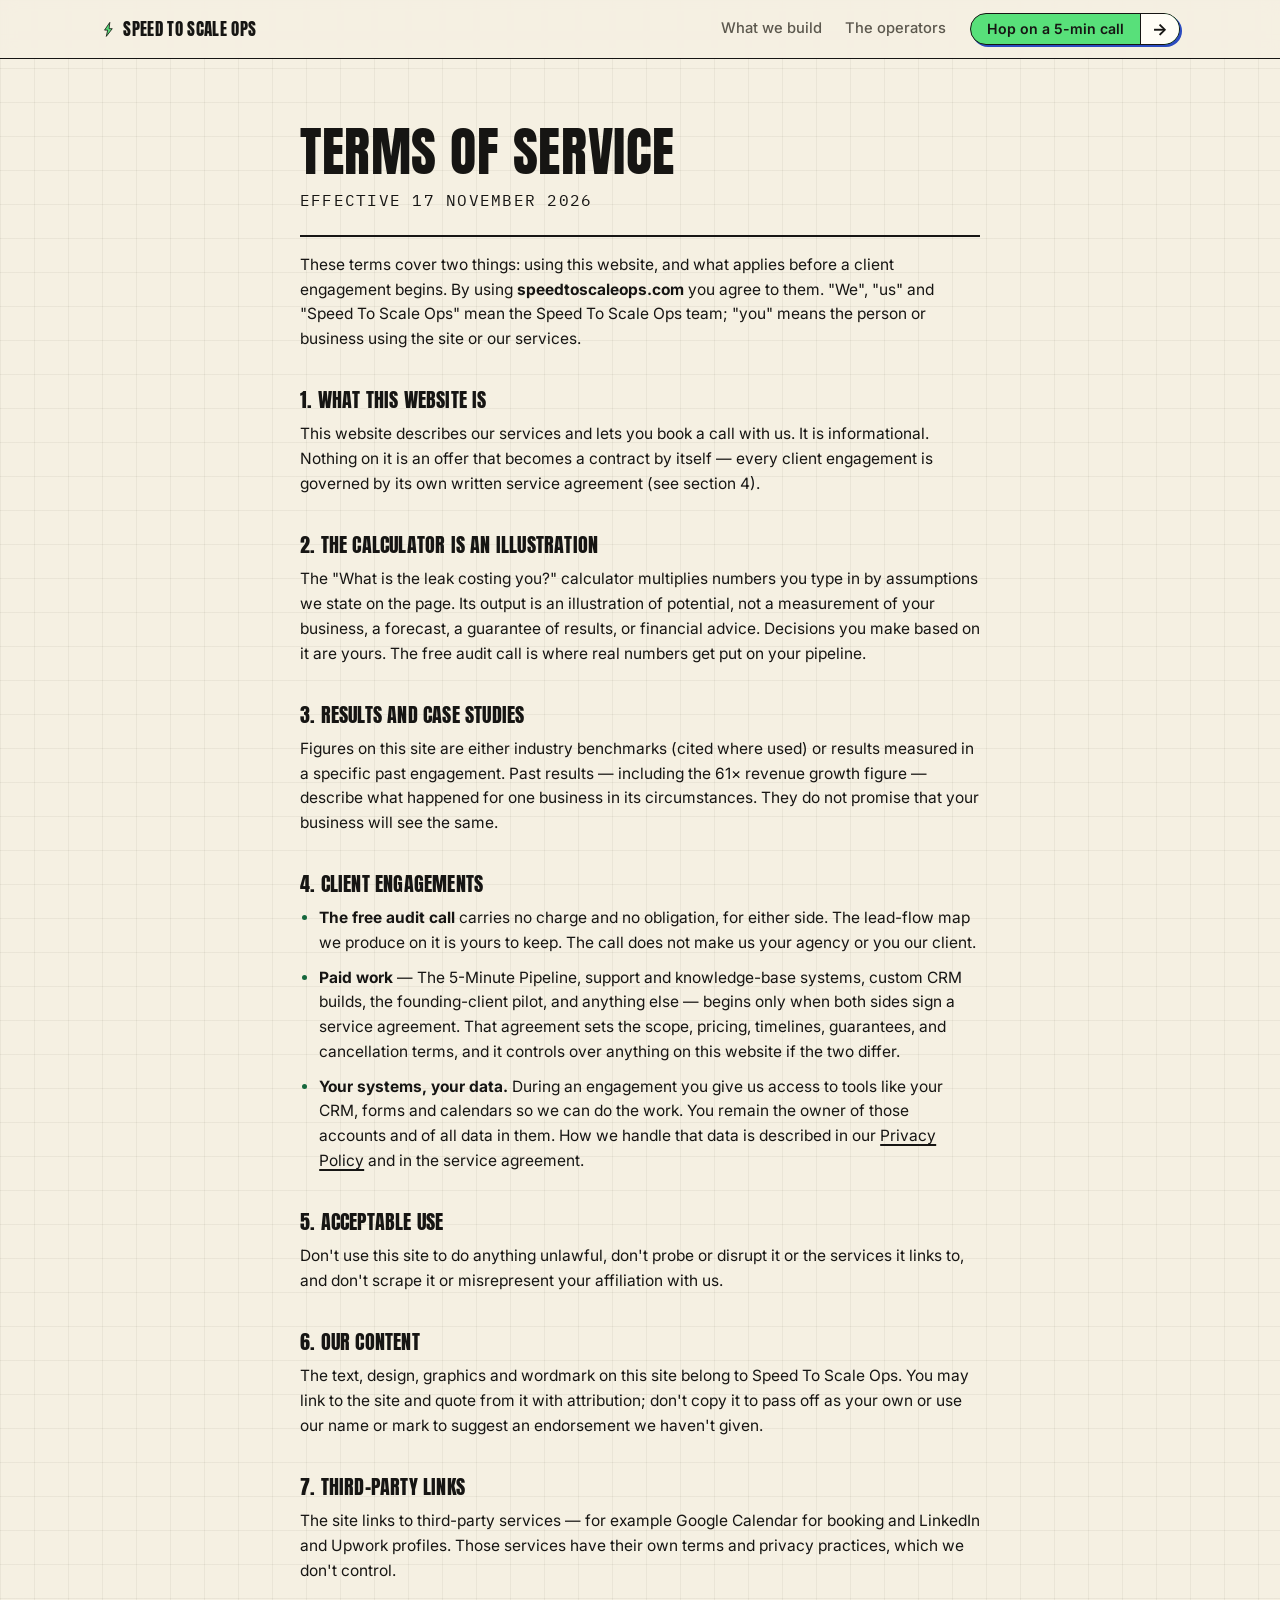
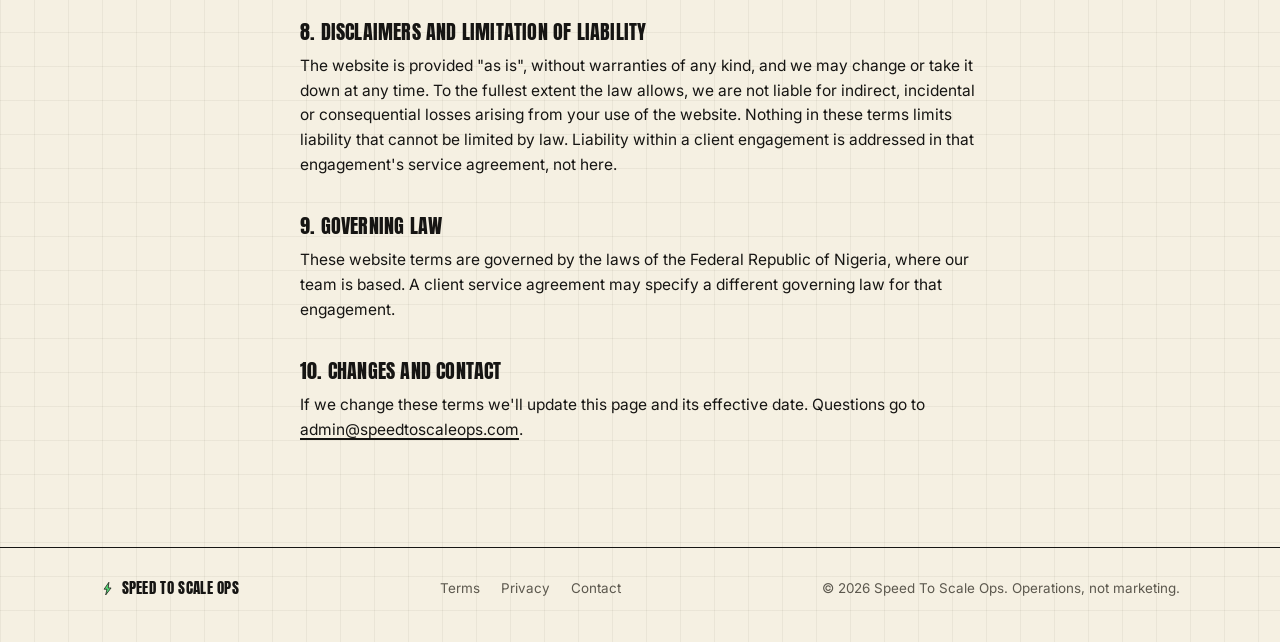
<file: terms.html>
<!doctype html>
<html lang="en">
<head>
  <meta charset="utf-8">
  <meta name="viewport" content="width=device-width, initial-scale=1">
  <title>Terms of Service — Speed To Scale Ops</title>
  <meta name="description" content="The terms that apply when you use the Speed To Scale Ops website or work with us.">
  <meta name="robots" content="noindex">
  <link rel="icon" href="favicon.svg" type="image/svg+xml">
  <link rel="preconnect" href="https://fonts.googleapis.com">
  <link rel="preconnect" href="https://fonts.gstatic.com" crossorigin>
  <link href="https://fonts.googleapis.com/css2?family=Anton&family=IBM+Plex+Mono:wght@400;500&family=Inter:wght@400;500;600;700&display=swap" rel="stylesheet">
  <link rel="stylesheet" href="css/style.css?v=7">
</head>
<body>

<header class="nav">
  <a class="wordmark" href="index.html"><svg class="bolt" viewBox="0 0 24 24" aria-hidden="true"><path d="M14 2 6.5 13h4.5L9 22l8.5-11H13l1-9z"/></svg>Speed to Scale Ops</a>
  <nav class="nav-links">
    <a href="index.html#services">What we build</a>
    <a href="index.html#team">The operators</a>
  </nav>
  <a class="pill pill-small" href="https://calendar.app.google/YjVYmjU3zbw4j65b9" target="_blank" rel="noopener">
    <span class="pill-main">Hop on a 5-min call</span><span class="pill-arrow">&rarr;</span>
  </a>
</header>

<main>
  <article class="legal">
    <h1>Terms of Service</h1>
    <p class="legal-date">Effective 17 November 2026</p>

    <p>These terms cover two things: using this website, and what applies before a client
    engagement begins. By using <strong>speedtoscaleops.com</strong> you agree to them.
    "We", "us" and "Speed To Scale Ops" mean the Speed To Scale Ops team;
    "you" means the person or business using the site or our services.</p>

    <h2>1. What this website is</h2>
    <p>This website describes our services and lets you book a call with us. It is
    informational. Nothing on it is an offer that becomes a contract by itself —
    every client engagement is governed by its own written service agreement
    (see section 4).</p>

    <h2>2. The calculator is an illustration</h2>
    <p>The "What is the leak costing you?" calculator multiplies numbers you type in
    by assumptions we state on the page. Its output is an illustration of potential,
    not a measurement of your business, a forecast, a guarantee of results, or
    financial advice. Decisions you make based on it are yours. The free audit call
    is where real numbers get put on your pipeline.</p>

    <h2>3. Results and case studies</h2>
    <p>Figures on this site are either industry benchmarks (cited where used) or
    results measured in a specific past engagement. Past results — including the
    61&times; revenue growth figure — describe what happened for one business in its
    circumstances. They do not promise that your business will see the same.</p>

    <h2>4. Client engagements</h2>
    <ul>
      <li><strong>The free audit call</strong> carries no charge and no obligation,
      for either side. The lead-flow map we produce on it is yours to keep. The call
      does not make us your agency or you our client.</li>
      <li><strong>Paid work</strong> — The 5-Minute Pipeline, support and knowledge-base
      systems, custom CRM builds, the founding-client pilot, and anything else — begins
      only when both sides sign a service agreement. That agreement sets the scope,
      pricing, timelines, guarantees, and cancellation terms, and it controls over
      anything on this website if the two differ.</li>
      <li><strong>Your systems, your data.</strong> During an engagement you give us
      access to tools like your CRM, forms and calendars so we can do the work. You
      remain the owner of those accounts and of all data in them. How we handle that
      data is described in our <a href="privacy.html">Privacy Policy</a> and in the
      service agreement.</li>
    </ul>

    <h2>5. Acceptable use</h2>
    <p>Don't use this site to do anything unlawful, don't probe or disrupt it or the
    services it links to, and don't scrape it or misrepresent your affiliation
    with us.</p>

    <h2>6. Our content</h2>
    <p>The text, design, graphics and wordmark on this site belong to Speed To Scale
    Ops. You may link to the site and quote from it with attribution; don't copy it
    to pass off as your own or use our name or mark to suggest an endorsement we
    haven't given.</p>

    <h2>7. Third-party links</h2>
    <p>The site links to third-party services — for example Google Calendar for
    booking and LinkedIn and Upwork profiles. Those services have their own terms
    and privacy practices, which we don't control.</p>

    <h2>8. Disclaimers and limitation of liability</h2>
    <p>The website is provided "as is", without warranties of any kind, and we may
    change or take it down at any time. To the fullest extent the law allows, we are
    not liable for indirect, incidental or consequential losses arising from your
    use of the website. Nothing in these terms limits liability that cannot be
    limited by law. Liability within a client engagement is addressed in that
    engagement's service agreement, not here.</p>

    <h2>9. Governing law</h2>
    <p>These website terms are governed by the laws of the Federal Republic of
    Nigeria, where our team is based. A client service agreement may specify a
    different governing law for that engagement.</p>

    <h2>10. Changes and contact</h2>
    <p>If we change these terms we'll update this page and its effective date.
    Questions go to <a href="mailto:admin@speedtoscaleops.com">admin@speedtoscaleops.com</a>.</p>
  </article>
</main>

<footer class="footer">
  <span class="foot-mark"><svg class="bolt" viewBox="0 0 24 24" aria-hidden="true"><path d="M14 2 6.5 13h4.5L9 22l8.5-11H13l1-9z"/></svg>Speed to Scale Ops</span>
  <nav class="foot-links">
    <a href="terms.html">Terms</a>
    <a href="privacy.html">Privacy</a>
    <a href="mailto:admin@speedtoscaleops.com">Contact</a>
  </nav>
  <p>&copy; 2026 Speed To Scale Ops. Operations, not marketing.</p>
</footer>

</body>
</html>
</file>
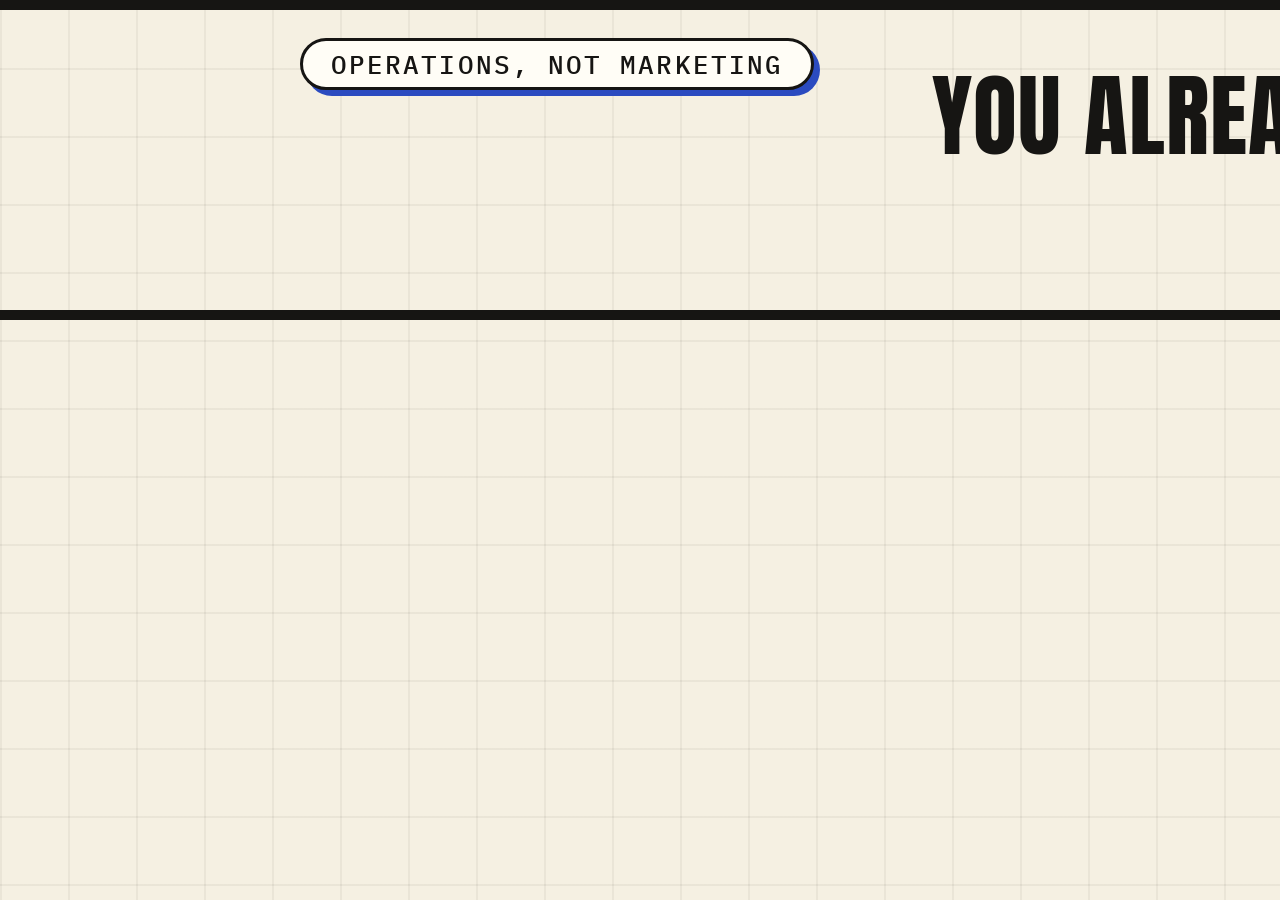
<file: brand/banner.html>
<!doctype html>
<html lang="en">
<head>
<meta charset="utf-8">
<title>Upwork banner — Speed To Scale Ops</title>
<link rel="preconnect" href="https://fonts.googleapis.com">
<link rel="preconnect" href="https://fonts.gstatic.com" crossorigin>
<link href="https://fonts.googleapis.com/css2?family=Anton&family=Caveat:wght@600&family=IBM+Plex+Mono:wght@500&display=swap" rel="stylesheet">
<style>
  html { zoom: 2; }
  * { margin: 0; box-sizing: border-box; }
  body {
    width: 1600px; height: 160px; overflow: hidden; position: relative;
    background: #f5f0e2;
    background-image:
      linear-gradient(rgba(22,21,19,.05) 1px, transparent 1px),
      linear-gradient(90deg, rgba(22,21,19,.05) 1px, transparent 1px);
    background-size: 34px 34px;
    color: #161513;
    border-top: 5px solid #161513;
    border-bottom: 5px solid #161513;
  }
  .chip {
    position: absolute; top: 14px; left: 150px;
    font-family: "IBM Plex Mono", monospace; font-size: 13px; font-weight: 500;
    letter-spacing: .08em;
    background: #fffdf6; border: 1.5px solid #161513; border-radius: 999px;
    padding: 3px 14px;
    box-shadow: 3px 3px 0 #2b4bc0;
  }
  .wrap {
    position: absolute; left: 450px; right: 170px; top: 0; bottom: 0;
    display: flex; flex-direction: column; justify-content: center; align-items: center;
    gap: 6px;
  }
  h1 {
    font-family: "Anton", "Arial Narrow", sans-serif; font-weight: 400;
    font-size: 45px; line-height: 1; letter-spacing: .01em;
    text-transform: uppercase; white-space: nowrap;
  }
  .hl {
    background: linear-gradient(104deg, transparent 2%, #58e07a 3%, #58e07a 97%, transparent 98%);
    padding: 0 6px;
  }
  .scribble {
    font-family: "Caveat", cursive; font-weight: 600; font-size: 30px;
    color: #2b4bc0; transform: rotate(-2deg); align-self: flex-end; margin-right: 40px;
  }
  .tile {
    position: absolute; right: 48px; top: 50%;
    width: 86px; height: 86px; transform: translateY(-50%) rotate(2deg);
    background: #d9f4e0; border: 2px solid #161513; border-radius: 10px;
    box-shadow: 4px 4px 0 #2b4bc0;
    display: flex; align-items: center; justify-content: center;
  }
  .tile svg { width: 58px; height: 58px; fill: #58e07a; stroke: #161513; stroke-width: 1.2; }
</style>
</head>
<body>
  <span class="chip">OPERATIONS, NOT MARKETING</span>
  <div class="wrap">
    <h1>You already get leads. We turn them into <span class="hl">revenue</span>.</h1>
    <span class="scribble">every new lead answered in 60 seconds</span>
  </div>
  <div class="tile">
    <svg viewBox="0 0 24 24" aria-hidden="true"><path d="M14 2 6.5 13h4.5L9 22l8.5-11H13l1-9z"/></svg>
  </div>
</body>
</html>
</file>
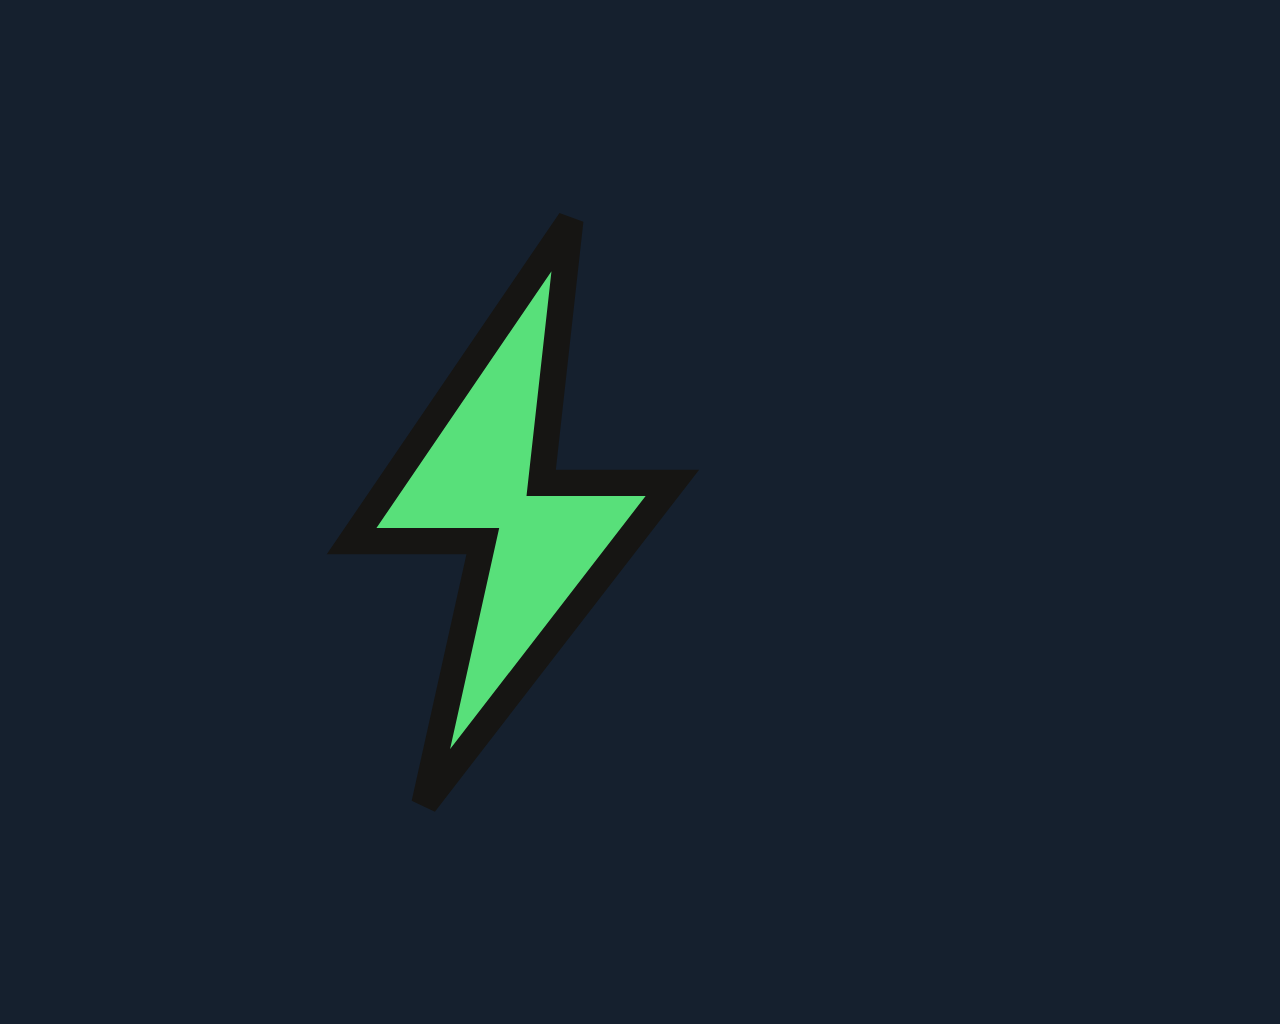
<file: brand/logo.html>
<!doctype html>
<html lang="en">
<head>
<meta charset="utf-8">
<title>Upwork logo — Speed To Scale Ops</title>
<style>
  * { margin: 0; }
  body {
    width: 1024px; height: 1024px; overflow: hidden;
    background: #15202e;
    display: flex; align-items: center; justify-content: center;
  }
  svg { width: 700px; height: 700px; fill: #58e07a; stroke: #161513; stroke-width: 0.9; }
</style>
</head>
<body>
  <svg viewBox="0 0 24 24" aria-hidden="true"><path d="M14 2 6.5 13h4.5L9 22l8.5-11H13l1-9z"/></svg>
</body>
</html>
</file>
<file: css/style.css>
/* Speed To Scale Ops — site styles
   Cream paper, black borders, hard shadows, brand green.
   Anton for shouting, Inter for talking, Plex Mono for labels, Caveat for scribbles. */

:root {
  --paper: #f5f0e2;
  --card: #fffdf6;
  --ink: #161513;
  --dim: #5c584e;
  --green: #58e07a;
  --green-deep: #15673c;
  --green-tint: #d9f4e0;
  --scribble: #2b4bc0;
  --max: 1080px;
  --shadow: 5px 5px 0 var(--scribble);
  --shadow-sm: 3px 3px 0 var(--scribble);
}

* { box-sizing: border-box; margin: 0; padding: 0; }

html { scroll-behavior: smooth; }
@media (prefers-reduced-motion: reduce) {
  html { scroll-behavior: auto; }
  * { transition: none !important; animation: none !important; }
}

body {
  background: var(--paper);
  background-image:
    linear-gradient(color-mix(in srgb, var(--ink) 5%, transparent) 1px, transparent 1px),
    linear-gradient(90deg, color-mix(in srgb, var(--ink) 5%, transparent) 1px, transparent 1px);
  background-size: 34px 34px;
  color: var(--ink);
  font-family: "Inter", system-ui, sans-serif;
  font-size: 16.5px;
  line-height: 1.6;
  -webkit-font-smoothing: antialiased;
}

h1, h2, .offer h3, .pilot h3, .ex-big, .stat-big, .calc-big {
  font-family: "Anton", "Arial Narrow", sans-serif;
  font-weight: 400;
  text-transform: uppercase;
  letter-spacing: 0.01em;
  line-height: 1.04;
}

h2 { font-size: clamp(1.8rem, 3.8vw, 2.7rem); margin-bottom: 1.4rem; max-width: 22ch; }

section { max-width: var(--max); margin: 0 auto; padding: 4.5rem 20px; }

a { color: var(--ink); text-decoration: underline; text-underline-offset: 3px; text-decoration-thickness: 1.5px; }
a:hover { color: var(--green-deep); }
a:focus-visible, .pill:focus-visible { outline: 2.5px solid var(--green-deep); outline-offset: 2px; }

strong { font-weight: 700; }

/* highlighter sweep */
.hl {
  background: linear-gradient(100deg, transparent 1%, color-mix(in srgb, var(--green) 65%, transparent) 4%, color-mix(in srgb, var(--green) 65%, transparent) 96%, transparent 99%);
  padding: 0 0.08em;
  -webkit-box-decoration-break: clone;
  box-decoration-break: clone;
}

/* mono chips + section marks */
.chip, .sec-mark, .ex-label, .col-label, .role, .footnote {
  font-family: "IBM Plex Mono", monospace;
}

.chip {
  display: inline-block;
  font-size: 0.72rem; font-weight: 500;
  text-transform: uppercase; letter-spacing: 0.14em;
  background: var(--green-tint);
  border: 1.5px solid var(--ink);
  padding: 0.3rem 0.7rem;
  margin-bottom: 1.4rem;
}
.chip-dark { background: transparent; border-color: var(--green); color: var(--green); }
.chip-plain { background: var(--card); }

.sec-mark {
  display: flex; align-items: center; gap: 0.7rem;
  font-size: 0.75rem; font-weight: 500;
  text-transform: uppercase; letter-spacing: 0.16em;
  color: var(--dim);
  margin-bottom: 1.6rem;
}
.sec-mark .num {
  display: inline-grid; place-items: center;
  width: 2rem; height: 1.5rem;
  border: 1.5px solid var(--ink); border-radius: 999px;
  background: var(--card);
  color: var(--ink);
  font-size: 0.72rem;
  letter-spacing: 0.05em;
}

/* tilts */
.tilt-l { rotate: -1.3deg; transition: rotate 0.18s ease; }
.tilt-r { rotate: 1.1deg; transition: rotate 0.18s ease; }
.tilt-l:hover, .tilt-r:hover { rotate: 0deg; }

/* ---------- nav ---------- */

.nav {
  position: sticky; top: 0; z-index: 10;
  display: flex; align-items: center; gap: 1.5rem;
  padding: 0.8rem max(20px, calc((100vw - var(--max)) / 2));
  background: color-mix(in srgb, var(--paper) 94%, transparent);
  backdrop-filter: blur(8px);
  border-bottom: 1.5px solid var(--ink);
}

.wordmark, .foot-mark {
  font-family: "Anton", sans-serif;
  text-transform: uppercase;
  font-size: 1.05rem;
  letter-spacing: 0.02em;
  text-decoration: none;
  color: var(--ink);
  display: inline-flex; align-items: center; gap: 0.4rem;
}
.wordmark:hover { color: var(--ink); }
.bolt { width: 1em; height: 1em; fill: var(--green); stroke: var(--ink); stroke-width: 1.2; }

.nav-links { display: flex; gap: 1.4rem; margin-left: auto; }
.nav-links a { color: var(--dim); font-size: 0.92rem; font-weight: 500; text-decoration: none; }
.nav-links a:hover { color: var(--ink); }

/* ---------- pills ---------- */

.pill {
  display: inline-flex; align-items: stretch;
  background: var(--green);
  border: 1.5px solid var(--ink);
  border-radius: 999px;
  box-shadow: var(--shadow-sm);
  text-decoration: none;
  color: var(--ink);
  transition: translate 0.08s ease, box-shadow 0.08s ease;
}
.pill:hover { translate: 2px 2px; box-shadow: 1px 1px 0 var(--scribble); color: var(--ink); }
.pill-main {
  display: flex; flex-direction: column; justify-content: center;
  padding: 0.55rem 1.2rem;
  font-weight: 600; font-size: 0.95rem; line-height: 1.25;
}
.pill-main small { font-weight: 500; font-size: 0.78rem; color: #114d2d; }
.pill-arrow {
  display: grid; place-items: center;
  padding: 0 0.9rem;
  border-left: 1.5px solid var(--ink);
  font-weight: 700;
  background: var(--card);
  border-radius: 0 999px 999px 0;
}
.pill-big .pill-main { padding: 0.75rem 1.5rem; font-size: 1.05rem; }
.pill-big .pill-arrow { font-size: 1.1rem; }
.pill-small { box-shadow: 2px 2px 0 var(--scribble); }
.pill-small .pill-main { padding: 0.4rem 1rem; font-size: 0.88rem; }
.pill-small .pill-arrow { padding: 0 0.7rem; }

/* ---------- hero ---------- */

.hero { padding-top: 5rem; padding-bottom: 3.5rem; text-align: center; }

.hero h1 {
  font-size: clamp(2.5rem, 6.4vw, 4.4rem);
  margin: 0 auto 1.4rem;
  max-width: 21ch;
  text-wrap: balance;
}

.hero .lede { max-width: 54ch; margin: 0 auto 2.2rem; color: var(--dim); font-size: 1.08rem; }
.hero .lede strong { color: var(--ink); }

.facts {
  list-style: none;
  margin-top: 1.8rem;
  display: flex; flex-direction: column; align-items: center; gap: 0.5rem;
}
.facts li { font-size: 0.92rem; color: var(--dim); padding-left: 1.7rem; position: relative; }
.facts li::before {
  content: "✓";
  position: absolute; left: 0; top: 0.1rem;
  display: grid; place-items: center;
  width: 1.15rem; height: 1.15rem;
  border: 1.5px solid var(--green-deep); border-radius: 50%;
  color: var(--green-deep);
  font-size: 0.7rem; font-weight: 700;
}

/* ---------- leak ---------- */

.exhibits { display: grid; grid-template-columns: repeat(3, 1fr); gap: 2rem; margin: 2.6rem 0 2.4rem; }

.exhibit {
  background: var(--card);
  border: 1.5px solid var(--ink);
  box-shadow: var(--shadow);
  padding: 1.4rem 1.5rem 1.6rem;
}
.ex-label {
  font-size: 0.68rem; font-weight: 500;
  text-transform: uppercase; letter-spacing: 0.16em;
  color: var(--dim);
  border-bottom: 1px dashed var(--dim);
  padding-bottom: 0.5rem; margin-bottom: 0.9rem;
}
.ex-big { font-size: 2.1rem; margin-bottom: 0.6rem; }
.exhibit p:last-child { color: var(--dim); font-size: 0.95rem; }
.exhibit strong { color: var(--ink); }

.leak-close { font-size: 1.2rem; max-width: 52ch; font-weight: 500; }

.stats { display: grid; grid-template-columns: repeat(3, 1fr); gap: 2rem; margin-top: 3rem; }
.stat {
  background: var(--card);
  border: 1.5px solid var(--ink);
  box-shadow: var(--shadow-sm);
  padding: 1.2rem 1.4rem;
}
.stat-big { font-size: 2.6rem; }
.stat-cap { font-size: 0.85rem; color: var(--dim); line-height: 1.45; }

.footnote { color: var(--dim); font-size: 0.68rem; margin-top: 1.6rem; letter-spacing: 0.02em; }

/* ---------- hero video placeholder + ticker ---------- */

.video-ph {
  position: relative;
  max-width: 620px;
  aspect-ratio: 16 / 9;
  margin: 2.6rem auto 0;
  background: var(--ink);
  border: 1.5px solid var(--ink);
  box-shadow: var(--shadow);
  display: grid; place-items: center;
}
.play {
  display: grid; place-items: center;
  width: 3.6rem; height: 3.6rem;
  background: var(--green);
  border: 1.5px solid var(--ink);
  border-radius: 50%;
  color: var(--ink);
  font-size: 1.15rem;
  padding-left: 0.25rem;
}
.video-cap {
  position: absolute; left: 1rem; bottom: 0.8rem;
  font-family: "IBM Plex Mono", monospace;
  font-size: 0.72rem; letter-spacing: 0.14em; text-transform: uppercase;
  color: var(--paper);
}
.video-scribble { margin-top: 1rem; font-size: 1.35rem; }

.ticker {
  border-top: 1.5px solid var(--ink);
  border-bottom: 1.5px solid var(--ink);
  background: var(--green-tint);
  overflow: hidden;
  padding: 0.55rem 0;
}
.ticker-track {
  display: inline-flex; align-items: center; gap: 2.2rem;
  white-space: nowrap;
  font-family: "IBM Plex Mono", monospace;
  font-size: 0.78rem; font-weight: 500;
  text-transform: uppercase; letter-spacing: 0.14em;
  animation: ticker 26s linear infinite;
  will-change: transform;
}
@keyframes ticker { from { transform: translateX(0); } to { transform: translateX(-50%); } }

/* ---------- calculator ---------- */

.calc-lede { color: var(--dim); margin: -0.5rem 0 2rem; }

.calc { display: grid; grid-template-columns: 1fr 1.1fr; gap: 2.6rem; align-items: start; }

.calc-inputs { display: grid; gap: 1.7rem; }
.calc-inputs label {
  display: grid; gap: 0.3rem;
  font-weight: 600; font-size: 0.95rem;
}
.lbl-row { display: flex; justify-content: space-between; align-items: center; gap: 1rem; }
.lbl-row output {
  font-family: "IBM Plex Mono", monospace;
  font-size: 1rem; font-weight: 500;
  background: var(--card);
  border: 1.5px solid var(--ink);
  box-shadow: 2px 2px 0 var(--scribble);
  padding: 0.15rem 0.6rem;
  min-width: 4.5rem; text-align: center;
  font-variant-numeric: tabular-nums;
}
.calc-inputs input[type="range"] {
  -webkit-appearance: none; appearance: none;
  --fill: 0%;
  width: 100%; height: 28px;
  background: transparent;
  cursor: pointer;
  margin: 0.4rem 0 0;
}
.calc-inputs input[type="range"]::-webkit-slider-runnable-track {
  height: 6px; border-radius: 999px;
  background: linear-gradient(90deg, var(--green) var(--fill), #d4cfbf var(--fill));
}
.calc-inputs input[type="range"]::-webkit-slider-thumb {
  -webkit-appearance: none; appearance: none;
  width: 26px; height: 26px; border-radius: 50%;
  background: var(--card);
  border: 6px solid var(--green);
  margin-top: -10px;
}
.calc-inputs input[type="range"]::-moz-range-track {
  height: 6px; border-radius: 999px;
  background: #d4cfbf;
}
.calc-inputs input[type="range"]::-moz-range-progress {
  height: 6px; border-radius: 999px;
  background: var(--green);
}
.calc-inputs input[type="range"]::-moz-range-thumb {
  width: 14px; height: 14px; border-radius: 50%;
  background: var(--card);
  border: 6px solid var(--green);
}
.calc-inputs input[type="range"]:focus-visible { outline: 2.5px solid var(--green-deep); outline-offset: 4px; }

.calc-result {
  background: var(--ink);
  color: #d8d4c8;
  border: 1.5px solid var(--ink);
  box-shadow: 6px 6px 0 var(--green);
  padding: 1.8rem 2rem;
}
.calc-result .ex-label { color: #9a958a; border-color: #9a958a; }
.calc-line { font-size: 0.97rem; margin-bottom: 0.4rem; }
.calc-line strong { color: #fff; }
.calc-big {
  font-size: clamp(2.4rem, 5vw, 3.4rem);
  color: var(--green);
  margin: 0.5rem 0 0.7rem;
  font-variant-numeric: tabular-nums;
}
.calc-unit { font-size: 1.1rem; color: #d8d4c8; margin-left: 0.3rem; }
.calc-note { margin-top: 1.1rem; font-size: 0.78rem; color: #9a958a; }

/* ---------- services ---------- */

.offers3 { display: grid; grid-template-columns: repeat(3, 1fr); gap: 2rem; margin-bottom: 3rem; align-items: stretch; }
.offer {
  background: var(--card);
  border: 1.5px solid var(--ink);
  box-shadow: var(--shadow);
  padding: 1.8rem;
  display: flex; flex-direction: column;
}
.offer h3 { font-size: 1.6rem; margin-bottom: 0.6rem; }
.offer .chip { align-self: flex-start; }
.punch { font-size: 1rem; margin-bottom: 1.3rem; font-weight: 500; }
.offer .ticks { margin-bottom: 1.2rem; }
.offer .offer-note { margin-top: auto; }

.ticks { list-style: none; display: grid; gap: 0.75rem; }
.ticks li { color: var(--dim); font-size: 0.96rem; padding-left: 1.7rem; position: relative; }
.ticks li::before {
  content: "✓";
  position: absolute; left: 0; top: 0.15rem;
  display: grid; place-items: center;
  width: 1.15rem; height: 1.15rem;
  border: 1.5px solid var(--green-deep); border-radius: 50%;
  color: var(--green-deep);
  font-size: 0.7rem; font-weight: 700;
}
.ticks li strong { color: var(--ink); }

.model { border-top: 1.5px solid var(--ink); padding-top: 1rem; margin-top: 0.9rem; color: var(--dim); font-size: 0.9rem; }
.offer-note { color: var(--ink); font-weight: 600; font-size: 0.93rem; }

.pilot {
  background: var(--ink);
  color: #d8d4c8;
  border: 1.5px solid var(--ink);
  box-shadow: 6px 6px 0 var(--green);
  padding: 2.4rem;
}
.pilot h3 { color: #fff; font-size: clamp(1.5rem, 3vw, 2rem); margin-bottom: 0.8rem; }
.pilot p { max-width: 66ch; margin-bottom: 1.6rem; }
.pilot strong { color: var(--green); }

/* ---------- case studies ---------- */

.cases-lede { color: var(--dim); margin: -0.5rem 0 2rem; max-width: 58ch; }

.carousel {
  display: flex; gap: 2rem;
  overflow-x: auto;
  scroll-snap-type: x mandatory;
  padding: 0.5rem 0.5rem 1.4rem;
  scrollbar-width: thin;
}
.cs-card {
  flex: 0 0 300px;
  scroll-snap-align: start;
  background: var(--card);
  border: 1.5px solid var(--ink);
  box-shadow: var(--shadow);
  padding: 0.9rem 0.9rem 1.1rem;
}
.cs-frame {
  aspect-ratio: 16 / 10;
  background: var(--ink);
  display: grid; place-items: center;
  margin-bottom: 0.9rem;
}
.cs-frame .play { width: 2.6rem; height: 2.6rem; font-size: 0.9rem; }
.cs-card .ex-label { margin-bottom: 0.6rem; }
.cs-card p { font-size: 0.9rem; color: var(--dim); }
.cs-soon {
  font-family: "Caveat", cursive;
  font-size: 1.3rem;
  color: var(--scribble);
  margin-top: 0.5rem;
  rotate: -1.5deg;
}

/* ---------- fit ---------- */

.fit { display: grid; grid-template-columns: 1.15fr 1fr; gap: 3.2rem; align-items: start; }
.fit h2 { margin-bottom: 1.2rem; }

.crosses { list-style: none; display: grid; gap: 0.7rem; margin-bottom: 1.1rem; }
.crosses li { padding-left: 1.7rem; position: relative; font-weight: 700; }
.crosses li::before {
  content: "✕";
  position: absolute; left: 0; top: 0.05rem;
  font-weight: 700; color: var(--ink);
}

.fit-not {
  background: var(--card);
  border: 1.5px solid var(--ink);
  box-shadow: var(--shadow-sm);
  padding: 1.7rem;
}
.fit-not h3 { font-weight: 700; font-size: 1.15rem; margin-bottom: 0.9rem; }
.fit-not p { color: var(--dim); font-size: 0.93rem; }

/* ---------- how ---------- */

.steps { list-style: none; counter-reset: step; display: grid; grid-template-columns: repeat(3, 1fr); gap: 2rem; }
.steps li { counter-increment: step; border-top: 2.5px solid var(--ink); padding-top: 1.1rem; position: relative; }
.steps li::before {
  content: "0" counter(step);
  font-family: "IBM Plex Mono", monospace;
  font-size: 0.8rem; font-weight: 500; letter-spacing: 0.1em;
  color: var(--dim);
  display: block; margin-bottom: 0.4rem;
}
.steps h3 { font-weight: 700; font-size: 1.25rem; margin-bottom: 0.5rem; }
.steps p { color: var(--dim); font-size: 0.95rem; }

/* ---------- team ---------- */

.people { display: grid; grid-template-columns: repeat(3, 1fr); gap: 2.6rem; }

.person { display: flex; flex-direction: column; align-items: flex-start; }

.polaroid {
  background: #fff;
  border: 1.5px solid var(--ink);
  box-shadow: var(--shadow);
  padding: 0.7rem 0.7rem 0.3rem;
  margin-bottom: 1.3rem;
  align-self: center;
}
.polaroid img {
  display: block;
  width: 190px; height: 190px;
  object-fit: cover;
  border-radius: 50%;
  border: 1.5px solid var(--ink);
}
.scribble {
  font-family: "Caveat", cursive;
  font-size: 1.5rem;
  color: var(--scribble);
  text-align: center;
  padding: 0.2rem 0 0.15rem;
  rotate: -1.5deg;
}

.person h3 { font-weight: 700; font-size: 1.15rem; }
.role {
  font-size: 0.72rem; font-weight: 500;
  text-transform: uppercase; letter-spacing: 0.13em;
  color: var(--dim);
  margin: 0.25rem 0 0.6rem;
}
.bio { color: var(--dim); font-size: 0.94rem; }
.profile-link { margin-top: auto; padding-top: 0.9rem; font-size: 0.92rem; font-weight: 600; }

/* ---------- cta ---------- */

.cta { text-align: center; padding-bottom: 5.5rem; }
.cta h2 { margin-left: auto; margin-right: auto; }
.cta p { max-width: 52ch; margin: 0 auto 2rem; color: var(--dim); }
.cta-alt { margin-top: 1.6rem; font-size: 0.92rem; }

/* ---------- footer ---------- */

.footer {
  border-top: 1.5px solid var(--ink);
  padding: 1.8rem 20px 2.6rem;
  max-width: none;
  display: flex; align-items: center; justify-content: space-between; gap: 1rem;
}
.footer { padding-left: max(20px, calc((100vw - var(--max)) / 2)); padding-right: max(20px, calc((100vw - var(--max)) / 2)); }
.foot-mark { font-size: 0.95rem; }
.footer p { color: var(--dim); font-size: 0.84rem; }

/* ---------- bring + first month ---------- */

.need-list {
  list-style: none;
  display: grid; grid-template-columns: 1fr 1fr;
  column-gap: 3.5rem;
  border-top: 2.5px solid var(--ink);
}
.need-list li {
  display: flex; align-items: center; gap: 0.8rem;
  padding: 0.95rem 0;
  border-bottom: 1px solid color-mix(in srgb, var(--ink) 25%, transparent);
  font-weight: 600; font-size: 0.97rem;
}
.need-list li::before {
  content: "✓";
  flex: 0 0 auto;
  display: grid; place-items: center;
  width: 1.35rem; height: 1.35rem;
  background: var(--green-tint);
  border: 1.5px solid var(--ink); border-radius: 50%;
  color: var(--green-deep);
  font-size: 0.75rem; font-weight: 700;
}

.month { list-style: none; position: relative; margin-top: 0.5rem; }
.month::before {
  content: "";
  position: absolute; left: 15px; top: 10px; bottom: 10px;
  width: 1.5px; background: var(--ink);
}
.month li {
  display: grid; grid-template-columns: 250px 1fr; gap: 2.5rem;
  position: relative;
  padding-bottom: 2.4rem;
}
.month li:last-child { padding-bottom: 0; }
.m-left { display: flex; align-items: center; gap: 1rem; align-self: start; }
.m-num {
  position: relative; z-index: 1;
  flex: 0 0 auto;
  display: grid; place-items: center;
  width: 32px; height: 32px;
  background: var(--green-tint);
  border: 1.5px solid var(--ink); border-radius: 50%;
  font-family: "IBM Plex Mono", monospace;
  font-size: 0.8rem; font-weight: 500;
}
.month li:nth-child(even) .m-num { background: var(--card); }
.m-when {
  font-family: "IBM Plex Mono", monospace;
  font-size: 0.7rem; font-weight: 500;
  text-transform: uppercase; letter-spacing: 0.14em;
  color: var(--dim);
}
.m-right h3 {
  font-family: "Anton", sans-serif; font-weight: 400;
  text-transform: uppercase; letter-spacing: 0.01em;
  font-size: 1.2rem; margin-bottom: 0.25rem;
}
.m-right p { color: var(--dim); font-size: 0.95rem; max-width: 56ch; }

/* ---------- motion ---------- */

.hero .hl {
  background-repeat: no-repeat;
  background-size: 0% 100%;
  animation: sweep 0.6s ease-out 0.35s forwards;
}
@keyframes sweep { to { background-size: 100% 100%; } }

.video-ph .play { animation: pulse 2.4s ease-out infinite; }
@keyframes pulse {
  0% { box-shadow: 0 0 0 0 color-mix(in srgb, var(--green) 55%, transparent); }
  70% { box-shadow: 0 0 0 18px transparent; }
  100% { box-shadow: 0 0 0 0 transparent; }
}

.pill .pill-arrow { transition: translate 0.15s ease; }
.pill:hover .pill-arrow { translate: 3px 0; }

.reveal { opacity: 0; transform: translateY(20px); }
.reveal-stamp { opacity: 0; transform: scale(1.1); }
.reveal.in, .reveal-stamp.in {
  opacity: 1; transform: none;
  transition: opacity 0.45s ease, transform 0.55s cubic-bezier(0.2, 0.85, 0.3, 1.15);
}

/* ---------- legal pages ---------- */

.legal { max-width: 720px; margin: 0 auto; padding: 4rem 20px 5.5rem; }
.legal h1 {
  font-family: "Anton", "Arial Narrow", sans-serif;
  font-weight: 400;
  text-transform: uppercase;
  letter-spacing: 0.01em;
  line-height: 1.04;
  font-size: clamp(2.2rem, 5.5vw, 3.4rem);
  margin-bottom: 0.5rem;
}
.legal-date {
  font-family: "IBM Plex Mono", monospace;
  font-size: 0.78rem;
  letter-spacing: 0.08em;
  text-transform: uppercase;
  color: var(--dim);
  margin-bottom: 2.2rem;
  padding-bottom: 1.4rem;
  border-bottom: 2.5px solid var(--ink);
}
.legal h2 {
  font-size: 1.25rem;
  margin: 2.4rem 0 0.7rem;
  max-width: none;
}
.legal p { margin-bottom: 1rem; }
.legal p, .legal li { color: var(--ink); font-size: 0.97rem; }
.legal ul { margin: 0 0 1rem; padding-left: 1.2rem; }
.legal li { margin-bottom: 0.6rem; }
.legal li::marker { color: var(--green-deep); }

.foot-links { display: flex; gap: 1.3rem; }
.foot-links a { color: var(--dim); font-size: 0.84rem; text-decoration: none; }
.foot-links a:hover { color: var(--ink); text-decoration: underline; }

/* ---------- responsive ---------- */

@media (max-width: 880px) {
  section { padding: 3rem 16px; }
  .nav { gap: 1rem; }
  .nav-links { display: none; }
  .hero { padding-top: 3.2rem; }
  .hero h1 { font-size: clamp(2.3rem, 11vw, 3.2rem); }

  .exhibits, .stats { grid-template-columns: 1fr; gap: 1.6rem; }
  .tilt-l { rotate: -0.8deg; }
  .tilt-r { rotate: 0.7deg; }

  .calc { grid-template-columns: 1fr; gap: 1.8rem; }
  .calc-result { padding: 1.4rem 1.5rem; }
  .offers3 { grid-template-columns: 1fr; gap: 1.8rem; }
  .video-ph { margin-top: 2rem; }
  .cs-card { flex-basis: 260px; }
  .pilot { padding: 1.6rem; }
  .need-list { grid-template-columns: 1fr; }
  .month li { grid-template-columns: 1fr; gap: 0.6rem; padding-bottom: 1.8rem; }
  .month::before { display: none; }
  .fit { grid-template-columns: 1fr; gap: 2.2rem; }
  .steps, .people { grid-template-columns: 1fr; gap: 2rem; }
  .polaroid { align-self: flex-start; }
  .footer { flex-direction: column; text-align: center; }
  .legal { padding: 2.6rem 16px 3.5rem; }
}
</file>
